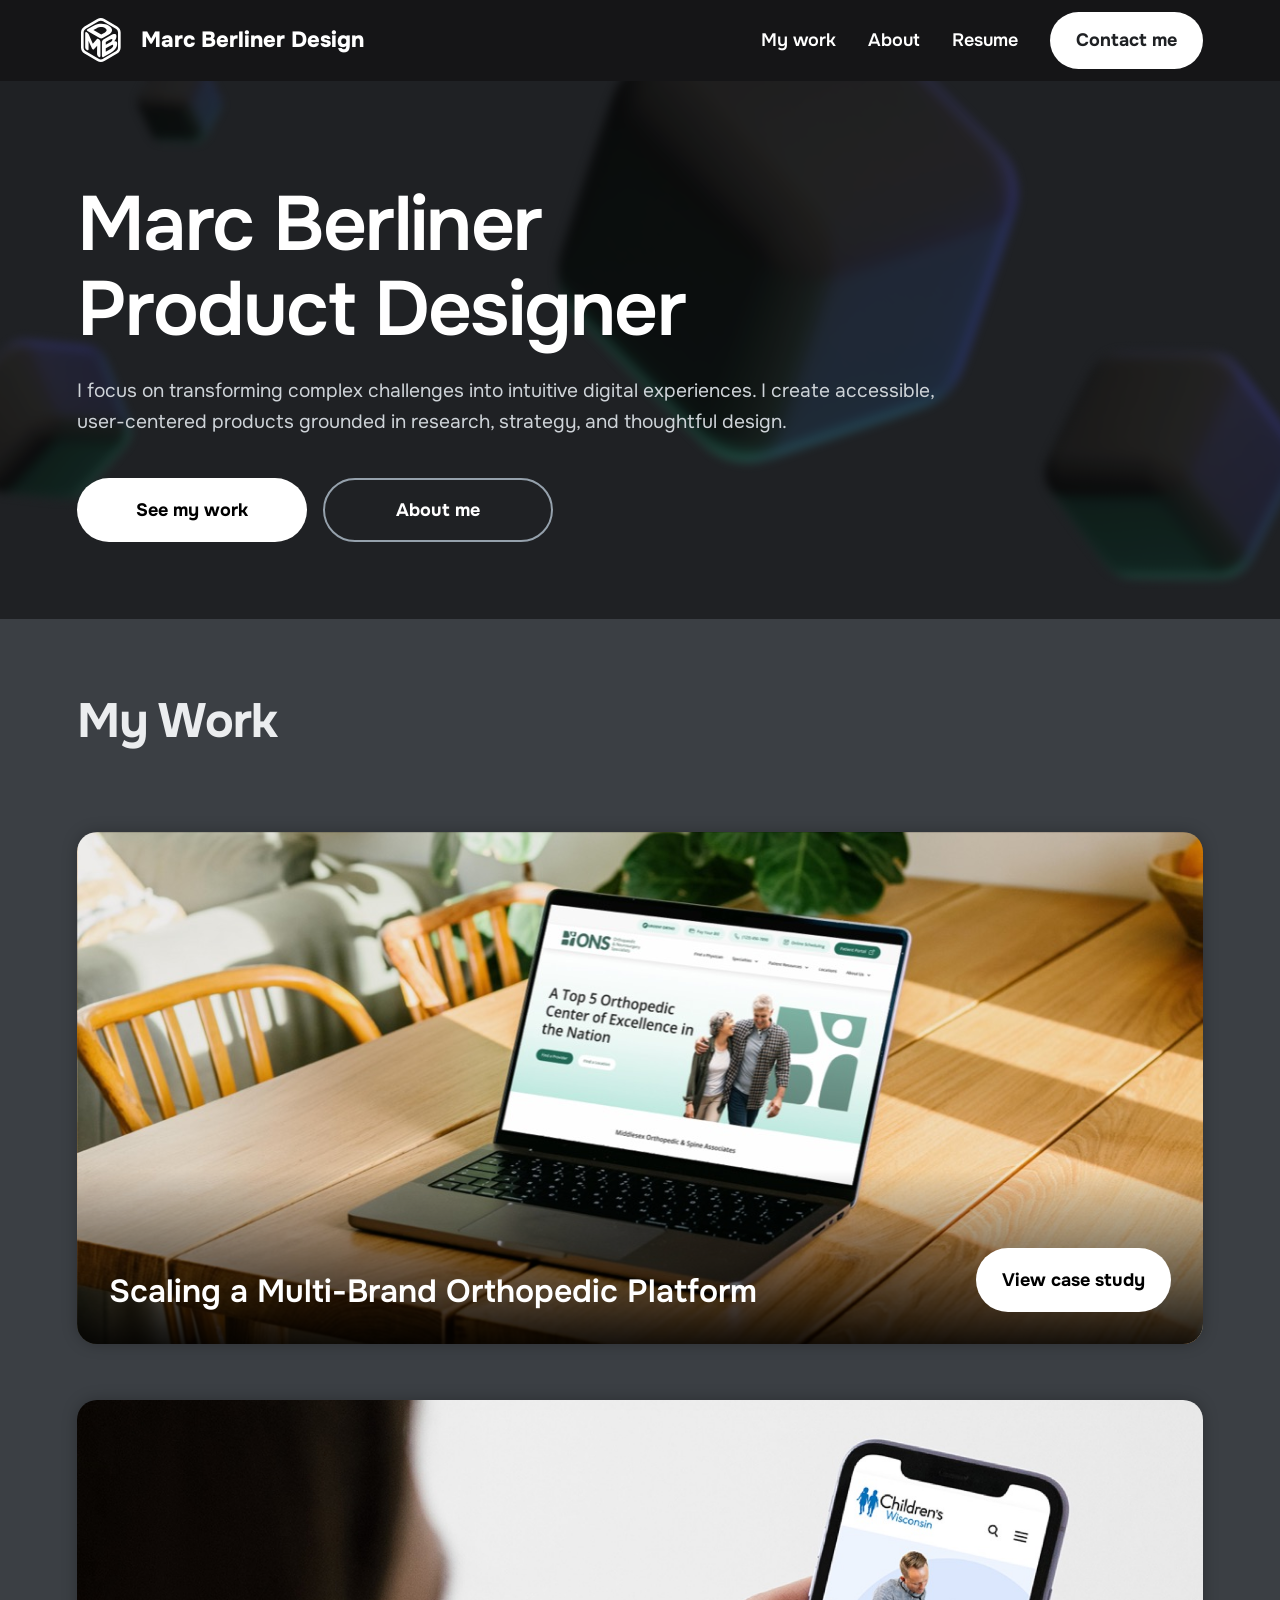
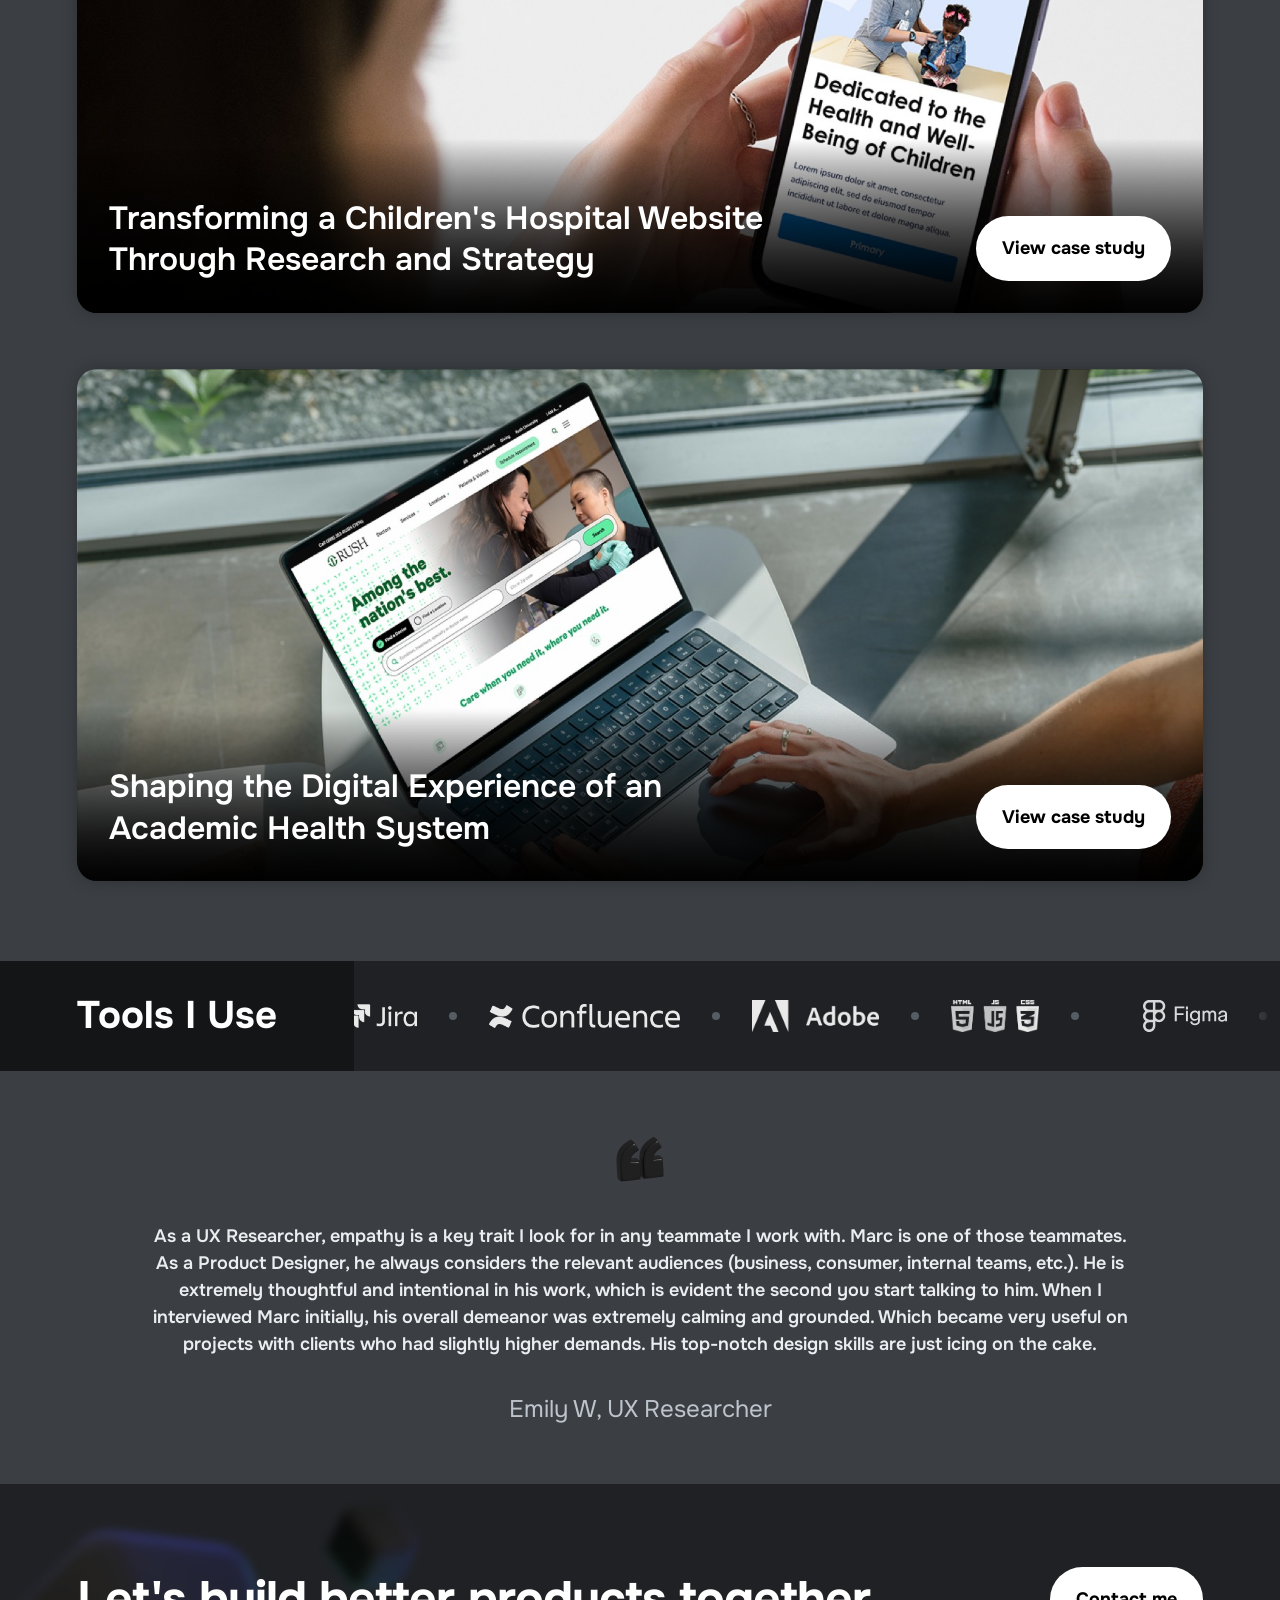
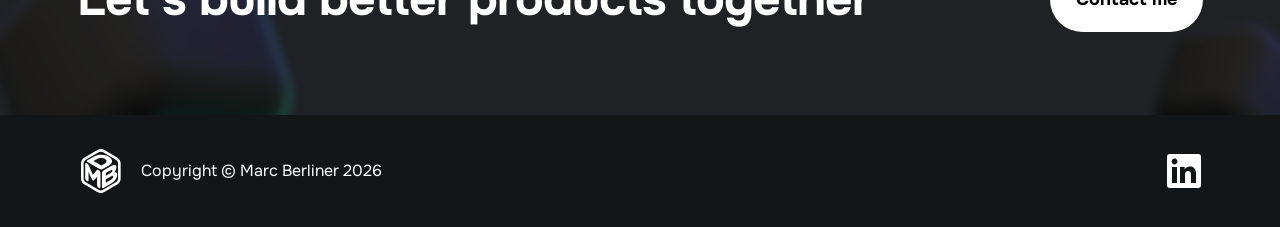
<file: index.html>
<!DOCTYPE html>
<html lang="en">
<head>
  <meta charset="UTF-8" />
  <meta name="viewport" content="width=device-width, initial-scale=1.0" />
  <title>Marc Berliner — Product Designer</title>
  <link rel="preconnect" href="https://fonts.googleapis.com" />
  <link rel="preconnect" href="https://fonts.gstatic.com" crossorigin />
  <link href="https://fonts.googleapis.com/css2?family=Onest:wght@400;600;700;800&display=swap" rel="stylesheet" />
  <link rel="icon" type="image/png" sizes="32x32" href="assets/images/favicon-32.png" />
  <link rel="icon" type="image/png" sizes="16x16" href="assets/images/favicon-16.png" />
  <link rel="apple-touch-icon" sizes="180x180" href="assets/images/favicon-apple-touch.png" />
  <link rel="stylesheet" href="css/style.css" />
</head>
<body class="home">
  <header class="home-nav">
    <a class="home-nav__brand" href="index.html">
      <img src="assets/images/logo.svg" alt="" class="home-nav__logo" width="48" height="48" />
      <span>Marc Berliner Design</span>
    </a>
    <nav class="home-nav__links">
      <a href="my-work.html">My work</a>
      <a href="about.html">About</a>
      <a href="assets/images/Marc%20Berliner%20Resume.pdf" target="_blank" rel="noopener noreferrer">Resume</a>
    </nav>
    <a class="btn btn--primary btn--small" href="mailto:mlberliner1@gmail.com">Contact me</a>
    <button class="mobile-menu-toggle" id="mobile-menu-toggle" aria-label="Open menu" aria-expanded="false" aria-controls="mobile-menu">
      <span class="mobile-menu-toggle__line"></span>
      <span class="mobile-menu-toggle__line"></span>
      <span class="mobile-menu-toggle__line"></span>
    </button>
  </header>

  <div class="mobile-menu" id="mobile-menu">
    <a href="my-work.html">My work</a>
    <a href="about.html">About</a>
    <a href="assets/images/Marc%20Berliner%20Resume.pdf" target="_blank" rel="noopener noreferrer">Resume</a>
    <a class="btn btn--primary" href="mailto:mlberliner1@gmail.com">Contact me</a>
  </div>

  <main>
    <section class="hero">
      <div class="hero__decor" aria-hidden="true">
        <img src="assets/images/cube-a.png" alt="" class="hero__cube hero__cube--1" />
        <img src="assets/images/cube-b.png" alt="" class="hero__cube hero__cube--2" />
        <img src="assets/images/cube-a.png" alt="" class="hero__cube hero__cube--3" />
        <img src="assets/images/cube-b.png" alt="" class="hero__cube hero__cube--4" />
      </div>
      <div class="hero__content">
        <div class="hero__heading-group">
          <h1 class="hero__title">
            <span class="hero__title-line">Marc Berliner</span>
            <span class="hero__title-line">Product Designer</span>
          </h1>
          <p class="hero__subtitle load-fade-up">
            I focus on transforming complex challenges into intuitive digital experiences. I create accessible,
            user-centered products grounded in research, strategy, and thoughtful design.
          </p>
        </div>
        <div class="hero__actions">
          <a class="btn btn--primary" href="my-work.html">See my work</a>
          <a class="btn btn--secondary" href="about.html">About me</a>
        </div>
      </div>
    </section>

    <section class="work" id="work">
      <h2 class="section-heading" data-reveal>My Work</h2>

      <!-- TODO: replace these placeholder mockup images and links with real case-study screenshots and pages -->
      <div class="case-study-grid">
        <a class="case-study" href="case-study-spire.html" data-reveal>
          <div class="case-study__media"></div>
          <div class="case-study__row">
            <p class="case-study__title"><span>Scaling a Multi-Brand Orthopedic Platform</span></p>
            <span class="btn btn--primary btn--pill-fixed">View case study</span>
          </div>
        </a>
        <a class="case-study" href="case-study-childrens-wisconsin.html" data-reveal>
          <div class="case-study__media"></div>
          <div class="case-study__row">
            <p class="case-study__title"><span>Transforming a Children's Hospital Website Through Research and Strategy</span></p>
            <span class="btn btn--primary btn--pill-fixed">View case study</span>
          </div>
        </a>
        <a class="case-study" href="case-study-rush.html" data-reveal>
          <div class="case-study__media"></div>
          <div class="case-study__row">
            <p class="case-study__title"><span>Shaping the Digital Experience of an Academic Health System</span></p>
            <span class="btn btn--primary btn--pill-fixed">View case study</span>
          </div>
        </a>
      </div>
    </section>

    <section class="tools">
      <h2 class="tools__label" data-reveal>Tools I Use</h2>
      <div class="tools__viewport" data-reveal>
        <div class="tools__track">
          <div class="tools__row">
            <img src="assets/images/figma-logo.svg" alt="Figma" class="tools__logo" />
            <span class="tools__dot" aria-hidden="true"></span>
            <img src="assets/images/miro-logo.svg" alt="Miro" class="tools__logo" />
            <span class="tools__dot" aria-hidden="true"></span>
            <img src="assets/images/jira-logo.png" alt="Jira" class="tools__logo tools__logo--mono tools__logo--small" />
            <span class="tools__dot" aria-hidden="true"></span>
            <img src="assets/images/confluence-logo.png" alt="Confluence" class="tools__logo tools__logo--mono tools__logo--small" />
            <span class="tools__dot" aria-hidden="true"></span>
            <img src="assets/images/adobe-logo.png" alt="Adobe" class="tools__logo tools__logo--mono" />
            <span class="tools__dot" aria-hidden="true"></span>
            <img src="assets/images/htmlcssjs-logo.png" alt="HTML, CSS, JS" class="tools__logo tools__logo--mono" />
            <span class="tools__dot" aria-hidden="true"></span>
          </div>
          <div class="tools__row" aria-hidden="true">
            <img src="assets/images/figma-logo.svg" alt="" class="tools__logo" />
            <span class="tools__dot" aria-hidden="true"></span>
            <img src="assets/images/miro-logo.svg" alt="" class="tools__logo" />
            <span class="tools__dot" aria-hidden="true"></span>
            <img src="assets/images/jira-logo.png" alt="" class="tools__logo tools__logo--mono tools__logo--small" />
            <span class="tools__dot" aria-hidden="true"></span>
            <img src="assets/images/confluence-logo.png" alt="" class="tools__logo tools__logo--mono tools__logo--small" />
            <span class="tools__dot" aria-hidden="true"></span>
            <img src="assets/images/adobe-logo.png" alt="" class="tools__logo tools__logo--mono" />
            <span class="tools__dot" aria-hidden="true"></span>
            <img src="assets/images/htmlcssjs-logo.png" alt="" class="tools__logo tools__logo--mono" />
            <span class="tools__dot" aria-hidden="true"></span>
          </div>
        </div>
      </div>
    </section>

    <section class="testimonial">
      <img src="assets/images/quote-icon.png" alt="" class="testimonial__icon" aria-hidden="true" data-reveal />
      <p class="testimonial__quote" data-reveal>
        As a UX Researcher, empathy is a key trait I look for in any teammate I work with. Marc is one of those
        teammates. As a Product Designer, he always considers the relevant audiences (business, consumer, internal
        teams, etc.). He is extremely thoughtful and intentional in his work, which is evident the second you start
        talking to him. When I interviewed Marc initially, his overall demeanor was extremely calming and grounded.
        Which became very useful on projects with clients who had slightly higher demands. His top-notch design
        skills are just icing on the cake.
      </p>
      <div class="testimonial__author" data-reveal>
        <span>Emily W, UX Researcher</span>
      </div>
    </section>

    <section class="cta">
      <div class="cta__decor" aria-hidden="true">
        <img src="assets/images/cube-a.png" alt="" class="cta__cube cta__cube--1" />
        <img src="assets/images/cube-b.png" alt="" class="cta__cube cta__cube--2" />
        <img src="assets/images/cube-b.png" alt="" class="cta__cube cta__cube--3" />
      </div>
      <p class="cta__title" data-reveal>Let's build better products together</p>
      <div class="cta__action" data-reveal><a class="btn btn--primary" href="mailto:mlberliner1@gmail.com">Contact me</a></div>
    </section>
  </main>

  <footer class="home-footer">
    <div class="home-footer__brand">
      <img src="assets/images/logo.svg" alt="" class="home-footer__logo" width="48" height="48" />
      <span>Copyright &copy; Marc Berliner <span data-year></span></span>
    </div>
    <a href="https://www.linkedin.com/in/marc-l-berliner/" class="home-footer__social" aria-label="LinkedIn" target="_blank" rel="noopener noreferrer">
      <img src="assets/images/linkedin.svg" alt="" width="38" height="38" />
    </a>
  </footer>

  <script src="js/main.js"></script>
  <script src="js/mobile-menu.js"></script>
  <script src="js/reveal.js"></script>
</body>
</html>
</file>
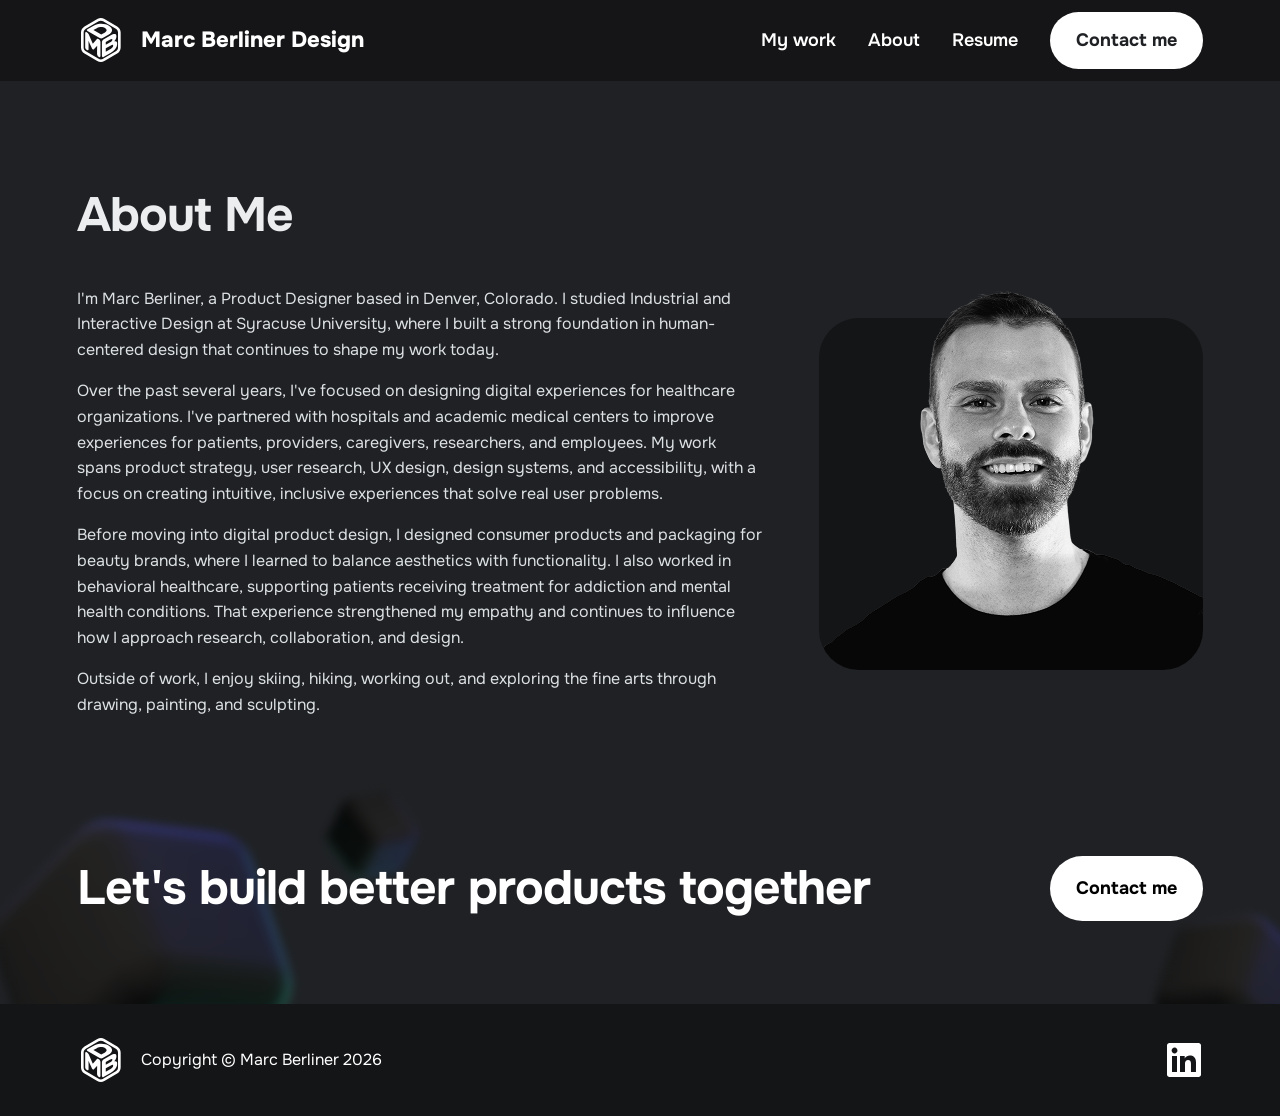
<file: about.html>
<!DOCTYPE html>
<html lang="en">
<head>
  <meta charset="UTF-8" />
  <meta name="viewport" content="width=device-width, initial-scale=1.0" />
  <title>About — Marc Berliner</title>
  <link rel="preconnect" href="https://fonts.googleapis.com" />
  <link rel="preconnect" href="https://fonts.gstatic.com" crossorigin />
  <link href="https://fonts.googleapis.com/css2?family=Onest:wght@400;600;700;800&display=swap" rel="stylesheet" />
  <link rel="icon" type="image/png" sizes="32x32" href="assets/images/favicon-32.png" />
  <link rel="icon" type="image/png" sizes="16x16" href="assets/images/favicon-16.png" />
  <link rel="apple-touch-icon" sizes="180x180" href="assets/images/favicon-apple-touch.png" />
  <link rel="stylesheet" href="css/style.css" />
</head>
<body class="home">
  <header class="home-nav">
    <a class="home-nav__brand" href="index.html">
      <img src="assets/images/logo.svg" alt="" class="home-nav__logo" width="48" height="48" />
      <span>Marc Berliner Design</span>
    </a>
    <nav class="home-nav__links">
      <a href="my-work.html">My work</a>
      <a href="about.html">About</a>
      <a href="assets/images/Marc%20Berliner%20Resume.pdf" target="_blank" rel="noopener noreferrer">Resume</a>
    </nav>
    <a class="btn btn--primary btn--small" href="mailto:mlberliner1@gmail.com">Contact me</a>
    <button class="mobile-menu-toggle" id="mobile-menu-toggle" aria-label="Open menu" aria-expanded="false" aria-controls="mobile-menu">
      <span class="mobile-menu-toggle__line"></span>
      <span class="mobile-menu-toggle__line"></span>
      <span class="mobile-menu-toggle__line"></span>
    </button>
  </header>

  <div class="mobile-menu" id="mobile-menu">
    <a href="my-work.html">My work</a>
    <a href="about.html">About</a>
    <a href="assets/images/Marc%20Berliner%20Resume.pdf" target="_blank" rel="noopener noreferrer">Resume</a>
    <a class="btn btn--primary" href="mailto:mlberliner1@gmail.com">Contact me</a>
  </div>

  <main>
    <section class="about-hero">
      <h1 class="about-hero__heading load-fade-up">About Me</h1>
      <div class="about-hero__row">
        <div class="about-hero__bio">
          <p data-reveal>
            I'm Marc Berliner, a Product Designer based in Denver, Colorado. I studied Industrial and Interactive
            Design at Syracuse University, where I built a strong foundation in human-centered design that
            continues to shape my work today.
          </p>
          <p data-reveal>
            Over the past several years, I've focused on designing digital experiences for healthcare
            organizations. I've partnered with hospitals and academic medical centers to improve experiences for
            patients, providers, caregivers, researchers, and employees. My work spans product strategy, user
            research, UX design, design systems, and accessibility, with a focus on creating intuitive, inclusive
            experiences that solve real user problems.
          </p>
          <p data-reveal>
            Before moving into digital product design, I designed consumer products and packaging for beauty
            brands, where I learned to balance aesthetics with functionality. I also worked in behavioral
            healthcare, supporting patients receiving treatment for addiction and mental health conditions. That
            experience strengthened my empathy and continues to influence how I approach research, collaboration,
            and design.
          </p>
          <p data-reveal>
            Outside of work, I enjoy skiing, hiking, working out, and exploring the fine arts through drawing,
            painting, and sculpting.
          </p>
        </div>
        <div class="about-hero__photo" data-reveal>
          <img src="assets/images/marc-headshot.png" alt="Portrait of Marc Berliner" />
        </div>
      </div>
    </section>

    <section class="cta">
      <div class="cta__decor" aria-hidden="true">
        <img src="assets/images/cube-a.png" alt="" class="cta__cube cta__cube--1" />
        <img src="assets/images/cube-b.png" alt="" class="cta__cube cta__cube--2" />
        <img src="assets/images/cube-b.png" alt="" class="cta__cube cta__cube--3" />
      </div>
      <p class="cta__title" data-reveal>Let's build better products together</p>
      <div class="cta__action" data-reveal><a class="btn btn--primary" href="mailto:mlberliner1@gmail.com">Contact me</a></div>
    </section>
  </main>

  <footer class="home-footer">
    <div class="home-footer__brand">
      <img src="assets/images/logo.svg" alt="" class="home-footer__logo" width="48" height="48" />
      <span>Copyright &copy; Marc Berliner <span data-year></span></span>
    </div>
    <a href="https://www.linkedin.com/in/marc-l-berliner/" class="home-footer__social" aria-label="LinkedIn" target="_blank" rel="noopener noreferrer">
      <img src="assets/images/linkedin.svg" alt="" width="38" height="38" />
    </a>
  </footer>

  <script src="js/main.js"></script>
  <script src="js/mobile-menu.js"></script>
  <script src="js/reveal.js"></script>
</body>
</html>
</file>
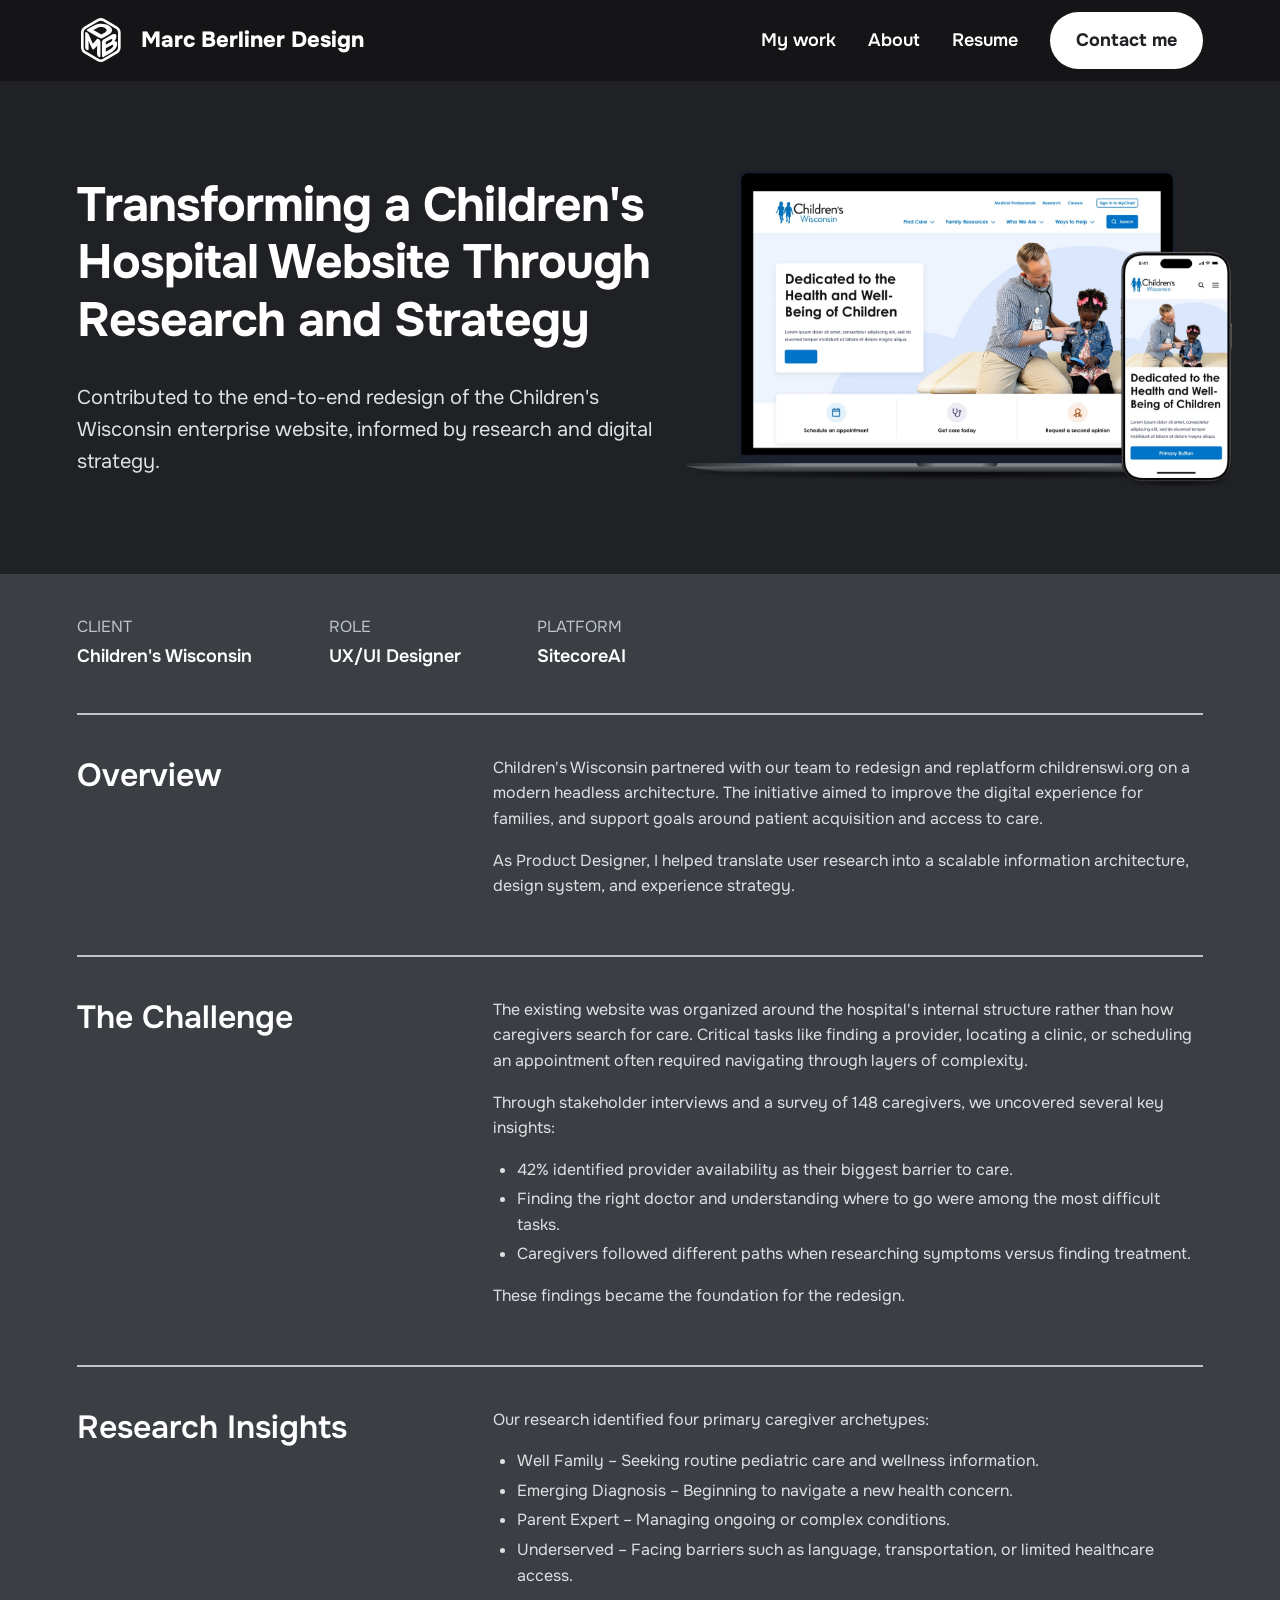
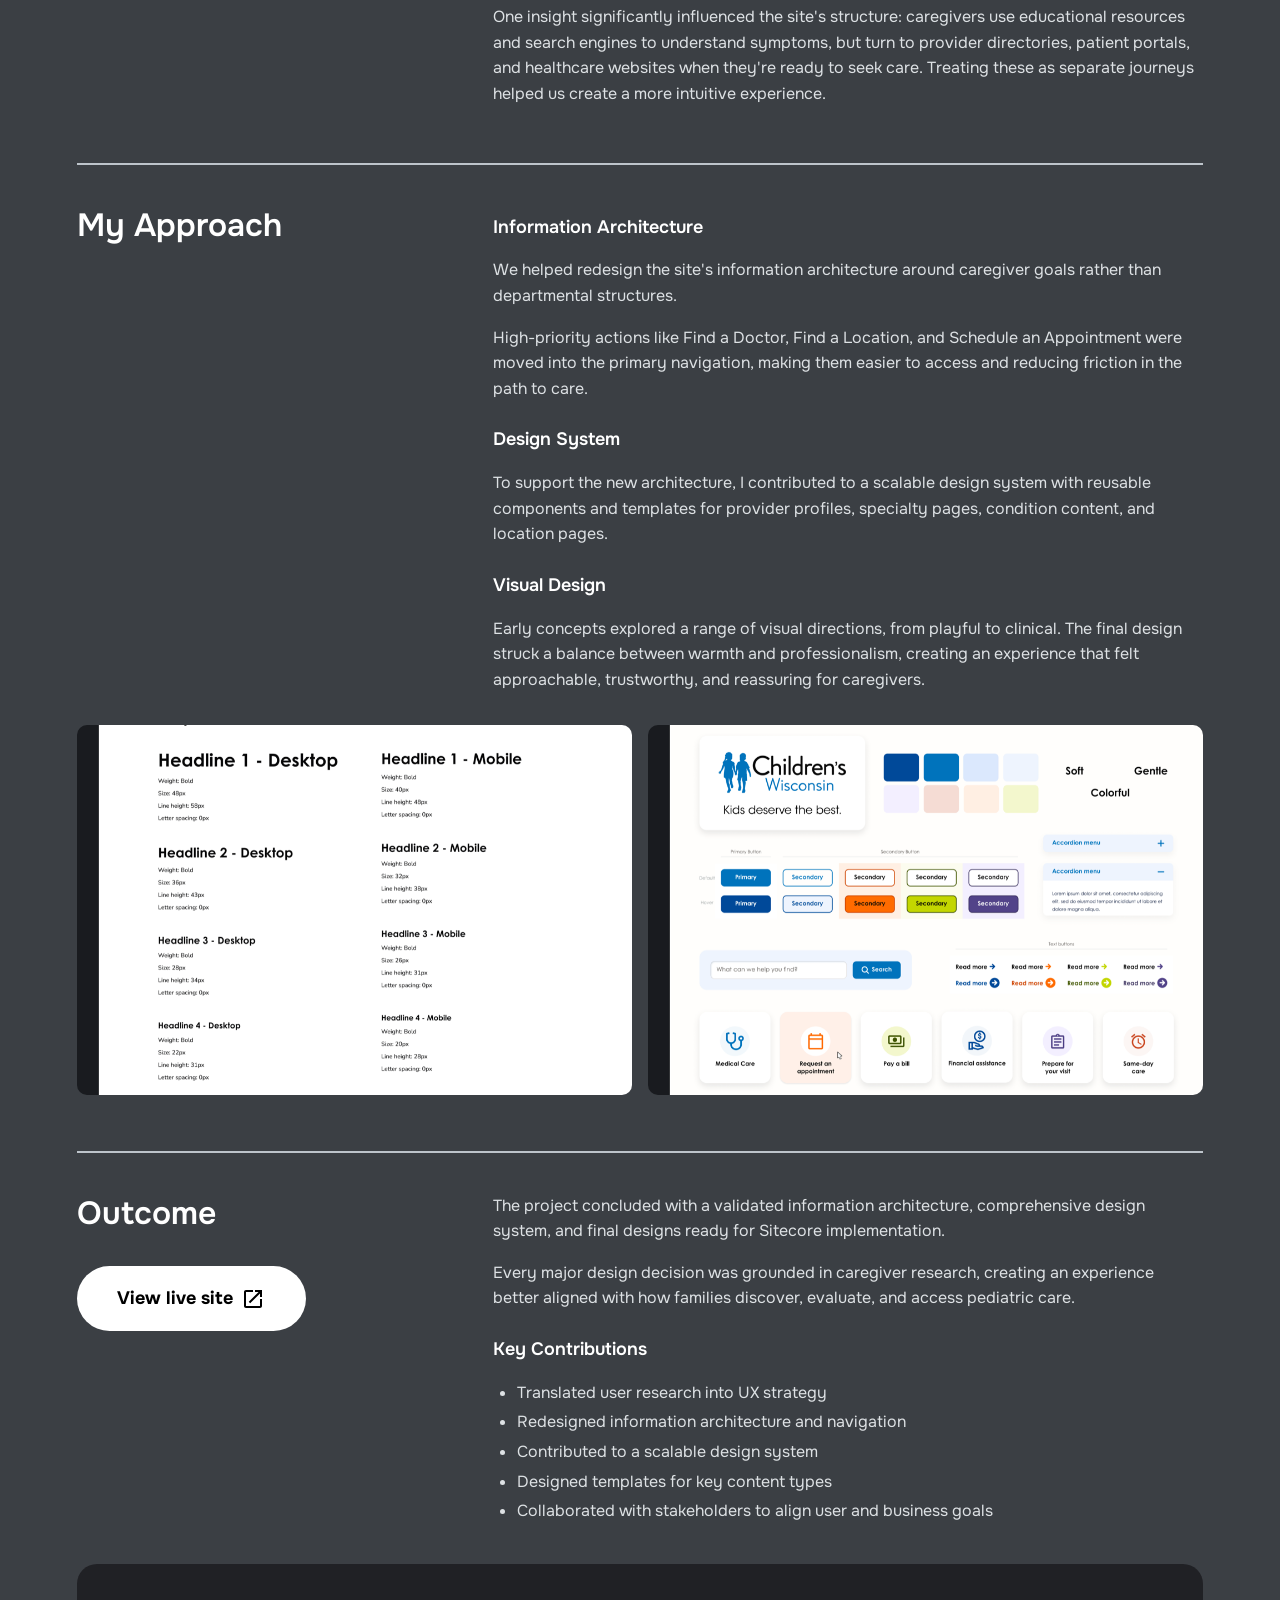
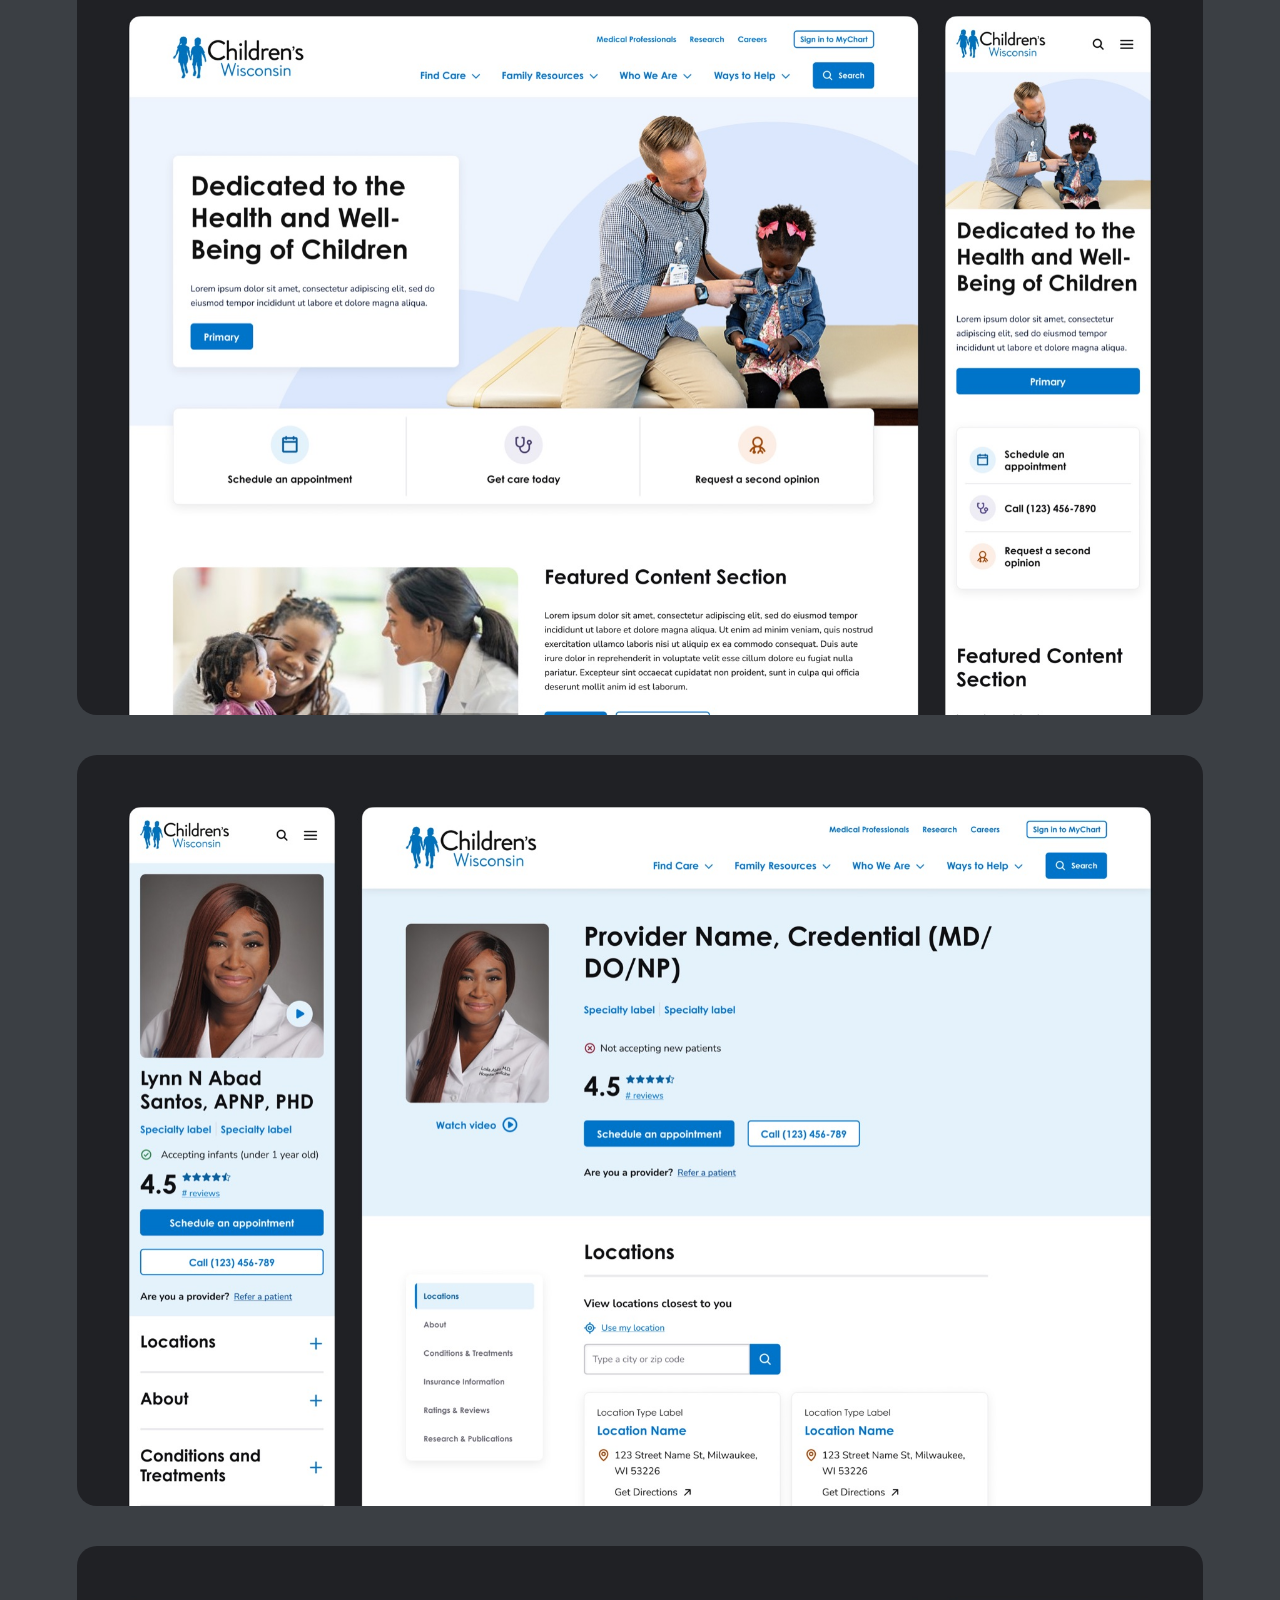
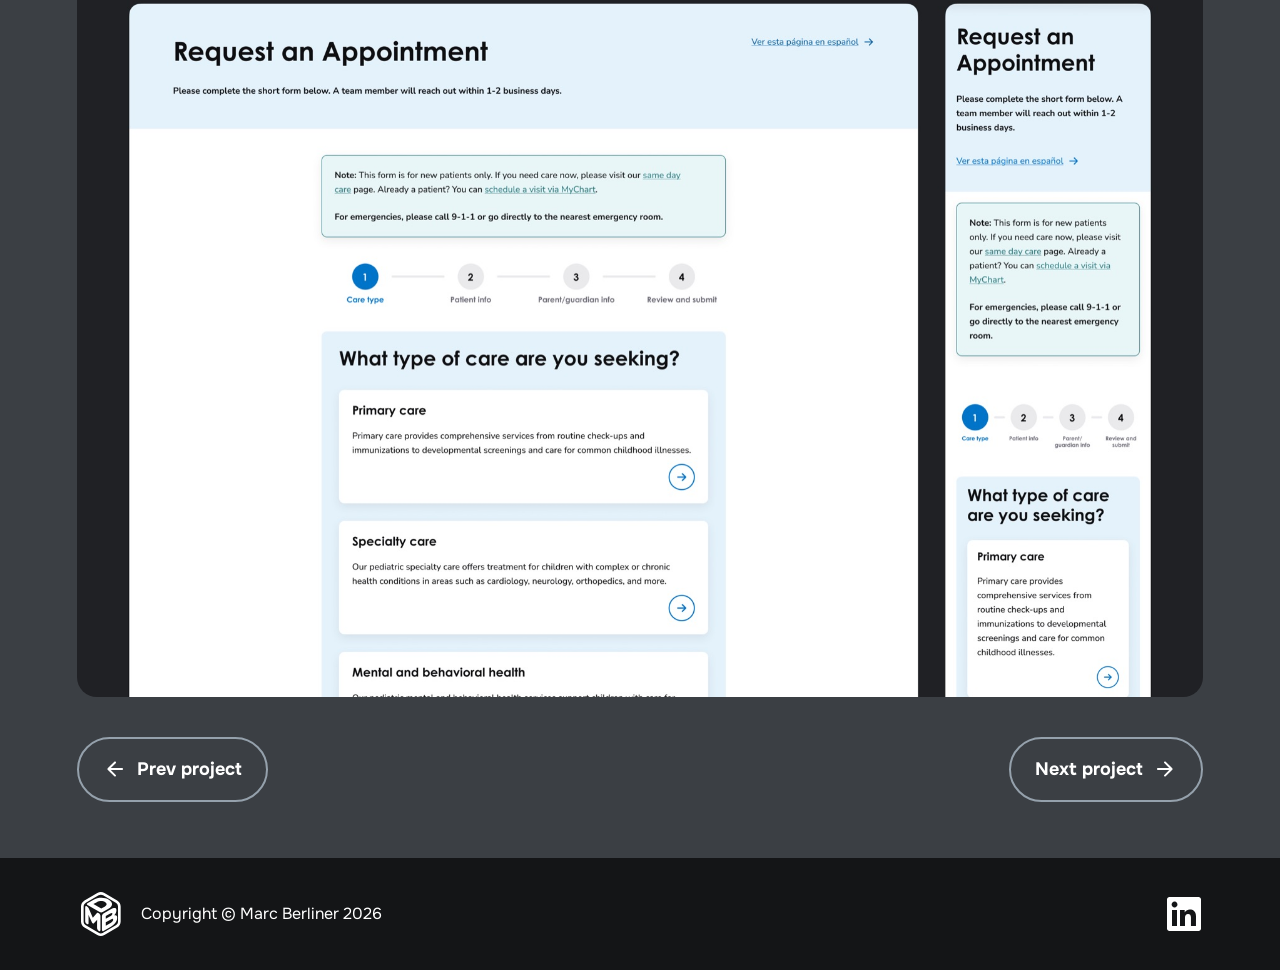
<file: case-study-childrens-wisconsin.html>
<!DOCTYPE html>
<html lang="en">
<head>
  <meta charset="UTF-8" />
  <meta name="viewport" content="width=device-width, initial-scale=1.0" />
  <title>Transforming a Children's Hospital Website Through Research and Strategy — Marc Berliner</title>
  <link rel="preconnect" href="https://fonts.googleapis.com" />
  <link rel="preconnect" href="https://fonts.gstatic.com" crossorigin />
  <link href="https://fonts.googleapis.com/css2?family=Onest:wght@400;600;700;800&display=swap" rel="stylesheet" />
  <link rel="icon" type="image/png" sizes="32x32" href="assets/images/favicon-32.png" />
  <link rel="icon" type="image/png" sizes="16x16" href="assets/images/favicon-16.png" />
  <link rel="apple-touch-icon" sizes="180x180" href="assets/images/favicon-apple-touch.png" />
  <link rel="stylesheet" href="css/style.css" />
</head>
<body class="home">
  <header class="home-nav">
    <a class="home-nav__brand" href="index.html">
      <img src="assets/images/logo.svg" alt="" class="home-nav__logo" width="48" height="48" />
      <span>Marc Berliner Design</span>
    </a>
    <nav class="home-nav__links">
      <a href="my-work.html">My work</a>
      <a href="about.html">About</a>
      <a href="assets/images/Marc%20Berliner%20Resume.pdf" target="_blank" rel="noopener noreferrer">Resume</a>
    </nav>
    <a class="btn btn--primary btn--small" href="mailto:mlberliner1@gmail.com">Contact me</a>
    <button class="mobile-menu-toggle" id="mobile-menu-toggle" aria-label="Open menu" aria-expanded="false" aria-controls="mobile-menu">
      <span class="mobile-menu-toggle__line"></span>
      <span class="mobile-menu-toggle__line"></span>
      <span class="mobile-menu-toggle__line"></span>
    </button>
  </header>

  <div class="mobile-menu" id="mobile-menu">
    <a href="my-work.html">My work</a>
    <a href="about.html">About</a>
    <a href="assets/images/Marc%20Berliner%20Resume.pdf" target="_blank" rel="noopener noreferrer">Resume</a>
    <a class="btn btn--primary" href="mailto:mlberliner1@gmail.com">Contact me</a>
  </div>

  <main>
    <section class="cs-hero">
      <div class="cs-hero__content">
        <h1 class="load-fade-up">Transforming a Children's Hospital Website Through Research and Strategy</h1>
        <p class="load-fade-up">
          Contributed to the end-to-end redesign of the Children's Wisconsin enterprise website, informed by
          research and digital strategy.
        </p>
      </div>
      <div class="cs-hero__media">
        <img
          src="assets/images/case-studies/cw-hero-mockup.jpg"
          alt="Children's Wisconsin homepage shown on a laptop and phone"
        />
      </div>
    </section>

    <section class="cs-body">
      <div class="cs-meta">
        <div class="cs-meta__item" data-reveal>
          <p class="cs-meta__label">Client</p>
          <p class="cs-meta__value">Children's Wisconsin</p>
        </div>
        <div class="cs-meta__item" data-reveal>
          <p class="cs-meta__label">Role</p>
          <p class="cs-meta__value">UX/UI Designer</p>
        </div>
        <div class="cs-meta__item" data-reveal>
          <p class="cs-meta__label">Platform</p>
          <p class="cs-meta__value">SitecoreAI</p>
        </div>
      </div>

      <div class="cs-topic">
        <hr class="cs-divider" />
        <div class="cs-topic__row">
          <h2 class="cs-topic__heading" data-reveal>Overview</h2>
          <div class="cs-topic__content" data-reveal>
            <p>
              Children's Wisconsin partnered with our team to redesign and replatform childrenswi.org on a modern
              headless architecture. The initiative aimed to improve the digital experience for families, and
              support goals around patient acquisition and access to care.
            </p>
            <p>
              As Product Designer, I helped translate user research into a scalable information
              architecture, design system, and experience strategy.
            </p>
          </div>
        </div>
      </div>

      <div class="cs-topic">
        <hr class="cs-divider" />
        <div class="cs-topic__row">
          <h2 class="cs-topic__heading" data-reveal>The Challenge</h2>
          <div class="cs-topic__content" data-reveal>
            <p>
              The existing website was organized around the hospital's internal structure rather than how
              caregivers search for care. Critical tasks like finding a provider, locating a clinic, or scheduling
              an appointment often required navigating through layers of complexity.
            </p>
            <p>Through stakeholder interviews and a survey of 148 caregivers, we uncovered several key insights:</p>
            <ul>
              <li>42% identified provider availability as their biggest barrier to care.</li>
              <li>Finding the right doctor and understanding where to go were among the most difficult tasks.</li>
              <li>Caregivers followed different paths when researching symptoms versus finding treatment.</li>
            </ul>
            <p>These findings became the foundation for the redesign.</p>
          </div>
        </div>
      </div>

      <div class="cs-topic">
        <hr class="cs-divider" />
        <div class="cs-topic__row">
          <h2 class="cs-topic__heading" data-reveal>Research Insights</h2>
          <div class="cs-topic__content" data-reveal>
            <p>Our research identified four primary caregiver archetypes:</p>
            <ul>
              <li>Well Family – Seeking routine pediatric care and wellness information.</li>
              <li>Emerging Diagnosis – Beginning to navigate a new health concern.</li>
              <li>Parent Expert – Managing ongoing or complex conditions.</li>
              <li>Underserved – Facing barriers such as language, transportation, or limited healthcare access.</li>
            </ul>
            <p>
              One insight significantly influenced the site's structure: caregivers use educational resources and
              search engines to understand symptoms, but turn to provider directories, patient portals, and
              healthcare websites when they're ready to seek care. Treating these as separate journeys helped us
              create a more intuitive experience.
            </p>
          </div>
        </div>
      </div>

      <div class="cs-topic">
        <hr class="cs-divider" />
        <div class="cs-topic__row">
          <h2 class="cs-topic__heading" data-reveal>My Approach</h2>
          <div class="cs-topic__content" data-reveal>
            <h3>Information Architecture</h3>
            <p>
              We helped redesign the site's information architecture around caregiver goals rather than
              departmental structures.
            </p>
            <p>
              High-priority actions like Find a Doctor, Find a Location, and Schedule an Appointment were moved
              into the primary navigation, making them easier to access and reducing friction in the path to care.
            </p>

            <h3>Design System</h3>
            <p>
              To support the new architecture, I contributed to a scalable design system with reusable components
              and templates for provider profiles, specialty pages, condition content, and location pages.
            </p>

            <h3>Visual Design</h3>
            <p>
              Early concepts explored a range of visual directions, from playful to clinical. The final design
              struck a balance between warmth and professionalism, creating an experience that felt approachable,
              trustworthy, and reassuring for caregivers.
            </p>
          </div>
        </div>

        <div class="cs-gallery">
          <img data-reveal src="assets/images/case-studies/cw-approach-1.png" alt="Typography scale documentation for the Children's Wisconsin design system" />
          <img data-reveal src="assets/images/case-studies/cw-approach-2.png" alt="Children's Wisconsin design system: colors, buttons, accordions, and content cards" />
        </div>
      </div>

      <div class="cs-topic">
        <hr class="cs-divider" />
        <div class="cs-topic__row">
          <div class="cs-outcome-heading" data-reveal>
            <h2 class="cs-topic__heading">Outcome</h2>
            <a
              class="btn btn--primary cs-live-site-link"
              href="https://childrenswi.org/"
              target="_blank"
              rel="noopener noreferrer"
            >
              View live site
              <svg width="24" height="24" viewBox="0 0 24 24" aria-hidden="true">
                <path fill="currentColor" d="M19 19H5V5h7V3H5c-1.11 0-2 .9-2 2v14c0 1.1.89 2 2 2h14c1.1 0 2-.9 2-2v-7h-2v7zM14 3v2h3.59l-9.83 9.83 1.41 1.41L19 6.41V10h2V3h-7z" />
              </svg>
            </a>
          </div>
          <div class="cs-topic__content" data-reveal>
            <p>
              The project concluded with a validated information architecture, comprehensive design system, and
              final designs ready for Sitecore implementation.
            </p>
            <p>
              Every major design decision was grounded in caregiver research, creating an experience better
              aligned with how families discover, evaluate, and access pediatric care.
            </p>
            <h3>Key Contributions</h3>
            <ul>
              <li>Translated user research into UX strategy</li>
              <li>Redesigned information architecture and navigation</li>
              <li>Contributed to a scalable design system</li>
              <li>Designed templates for key content types</li>
              <li>Collaborated with stakeholders to align user and business goals</li>
            </ul>
          </div>
        </div>

        <img class="cs-outcome-image" data-reveal src="assets/images/case-studies/cw-outcome-1.jpg" alt="Children's Wisconsin homepage shown on desktop and mobile" />
        <img class="cs-outcome-image" data-reveal src="assets/images/case-studies/cw-outcome-2.jpg" alt="Children's Wisconsin provider profile page shown on desktop and mobile" />
        <img class="cs-outcome-image" data-reveal src="assets/images/case-studies/cw-outcome-3.jpg" alt="Children's Wisconsin request an appointment flow shown on desktop and mobile" />

        <div class="cs-project-nav" data-reveal>
          <a class="btn btn--secondary cs-project-nav__link cs-project-nav__link--prev" href="case-study-spire.html">
            <img src="assets/images/case-studies/arrow-forward.svg" alt="" class="cs-project-nav__arrow" />
            Prev project
          </a>
          <a class="btn btn--secondary cs-project-nav__link cs-project-nav__link--next" href="case-study-rush.html">
            Next project
            <img src="assets/images/case-studies/arrow-forward.svg" alt="" class="cs-project-nav__arrow" />
          </a>
        </div>
      </div>
    </section>
  </main>

  <footer class="home-footer">
    <div class="home-footer__brand">
      <img src="assets/images/logo.svg" alt="" class="home-footer__logo" width="48" height="48" />
      <span>Copyright &copy; Marc Berliner <span data-year></span></span>
    </div>
    <a href="https://www.linkedin.com/in/marc-l-berliner/" class="home-footer__social" aria-label="LinkedIn" target="_blank" rel="noopener noreferrer">
      <img src="assets/images/linkedin.svg" alt="" width="38" height="38" />
    </a>
  </footer>

  <script src="js/main.js"></script>
  <script src="js/mobile-menu.js"></script>
  <script src="js/reveal.js"></script>
</body>
</html>
</file>
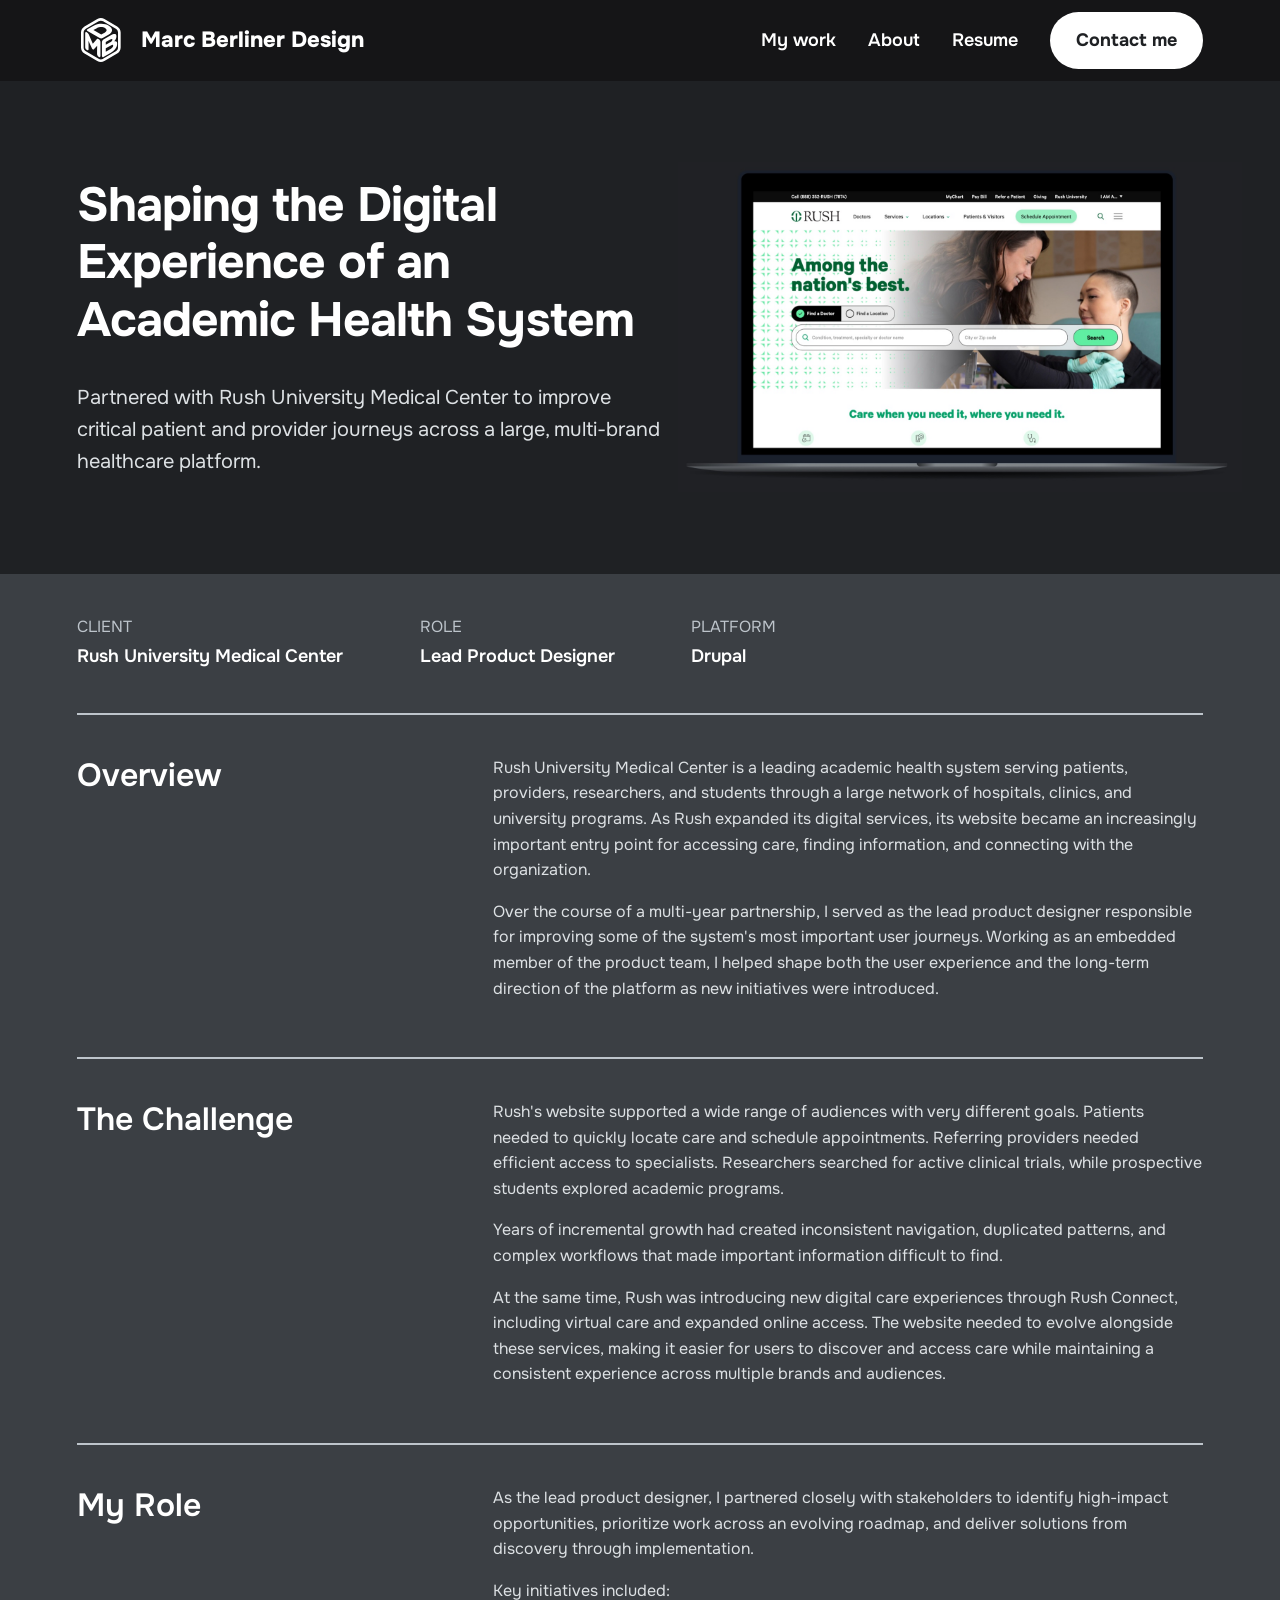
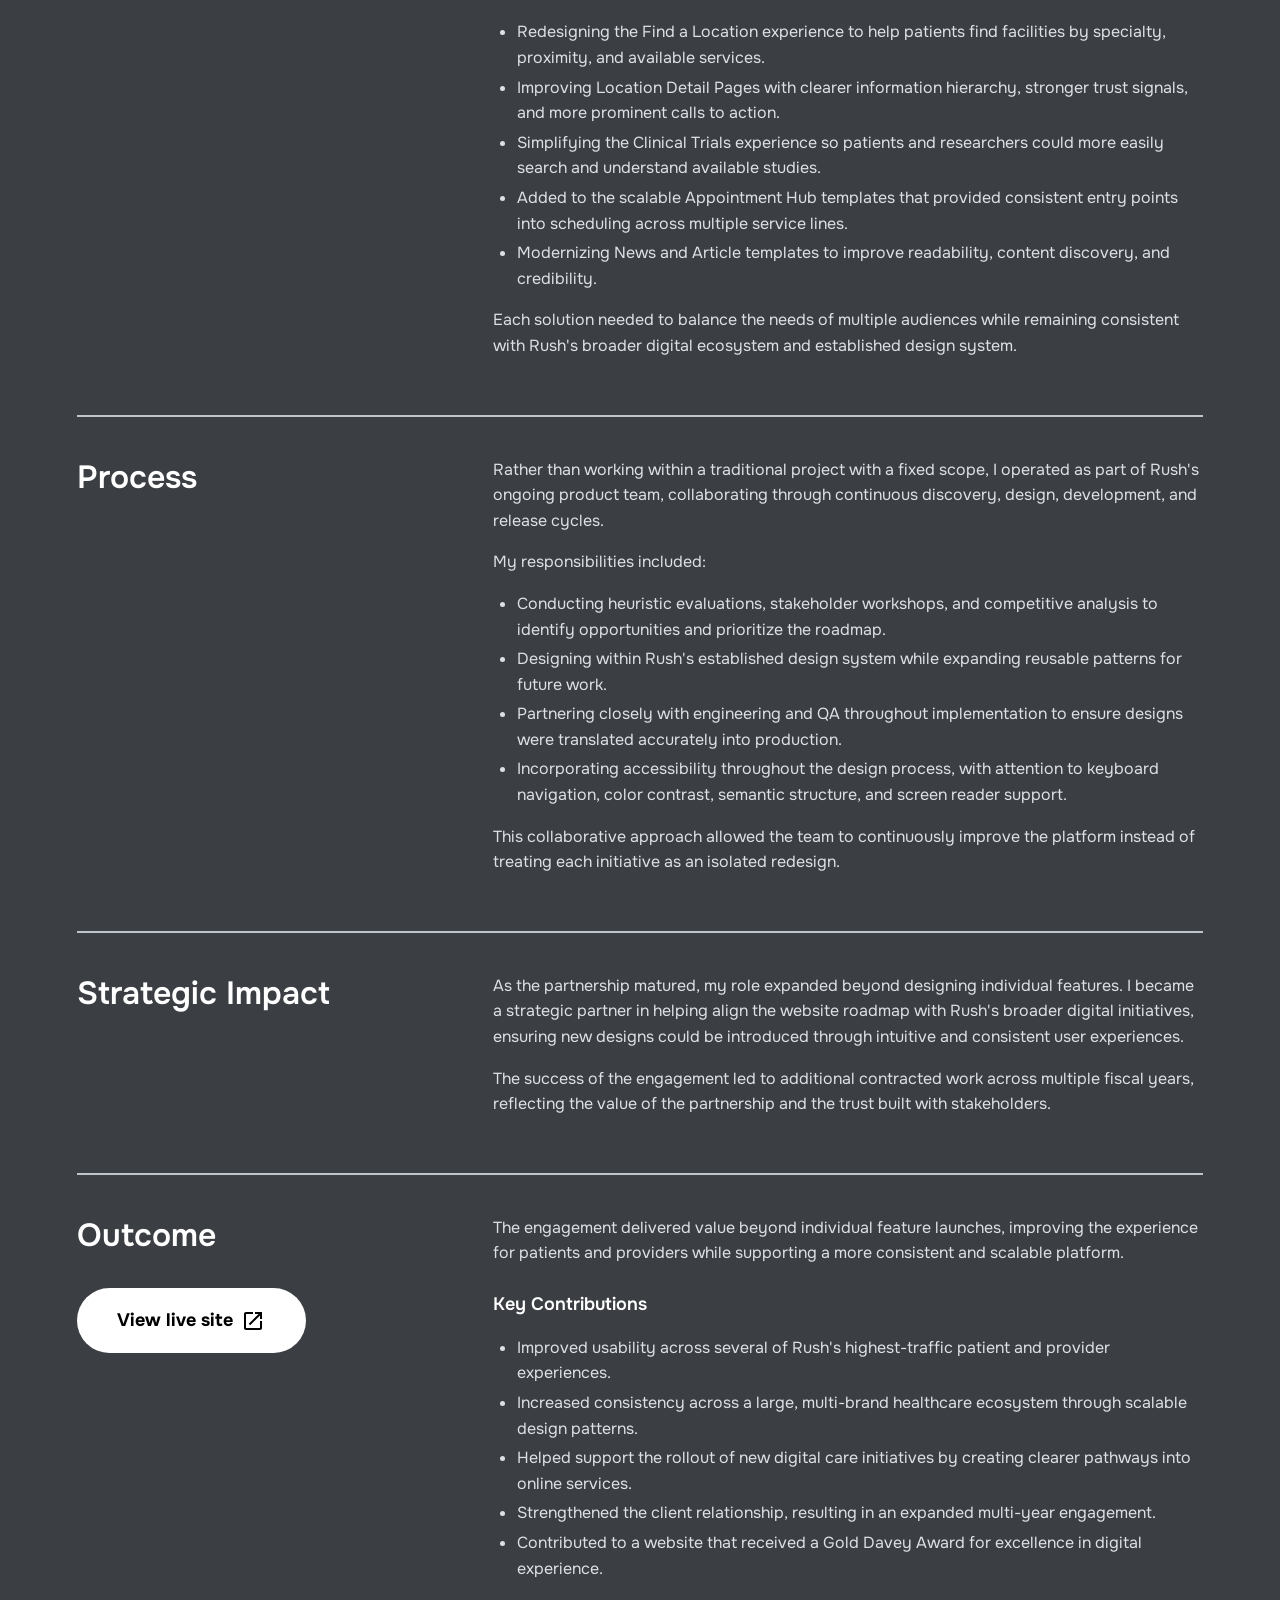
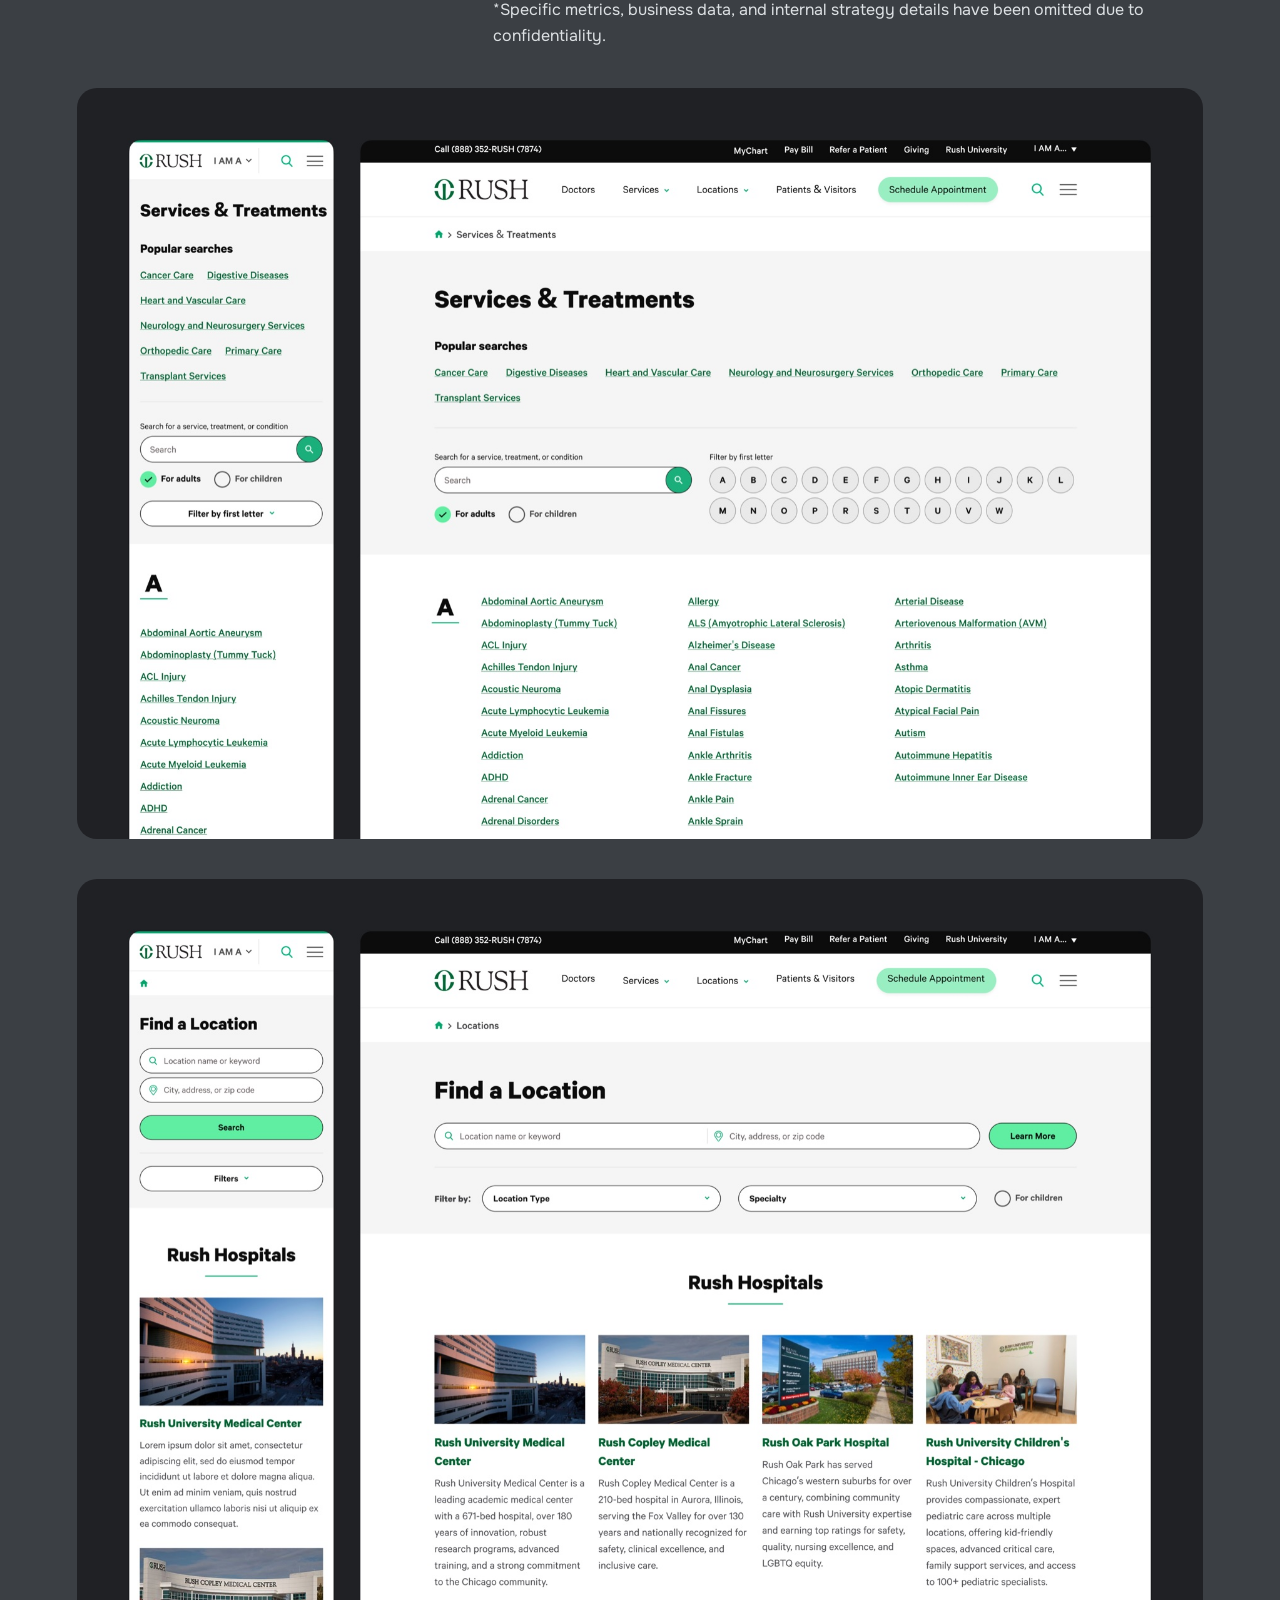
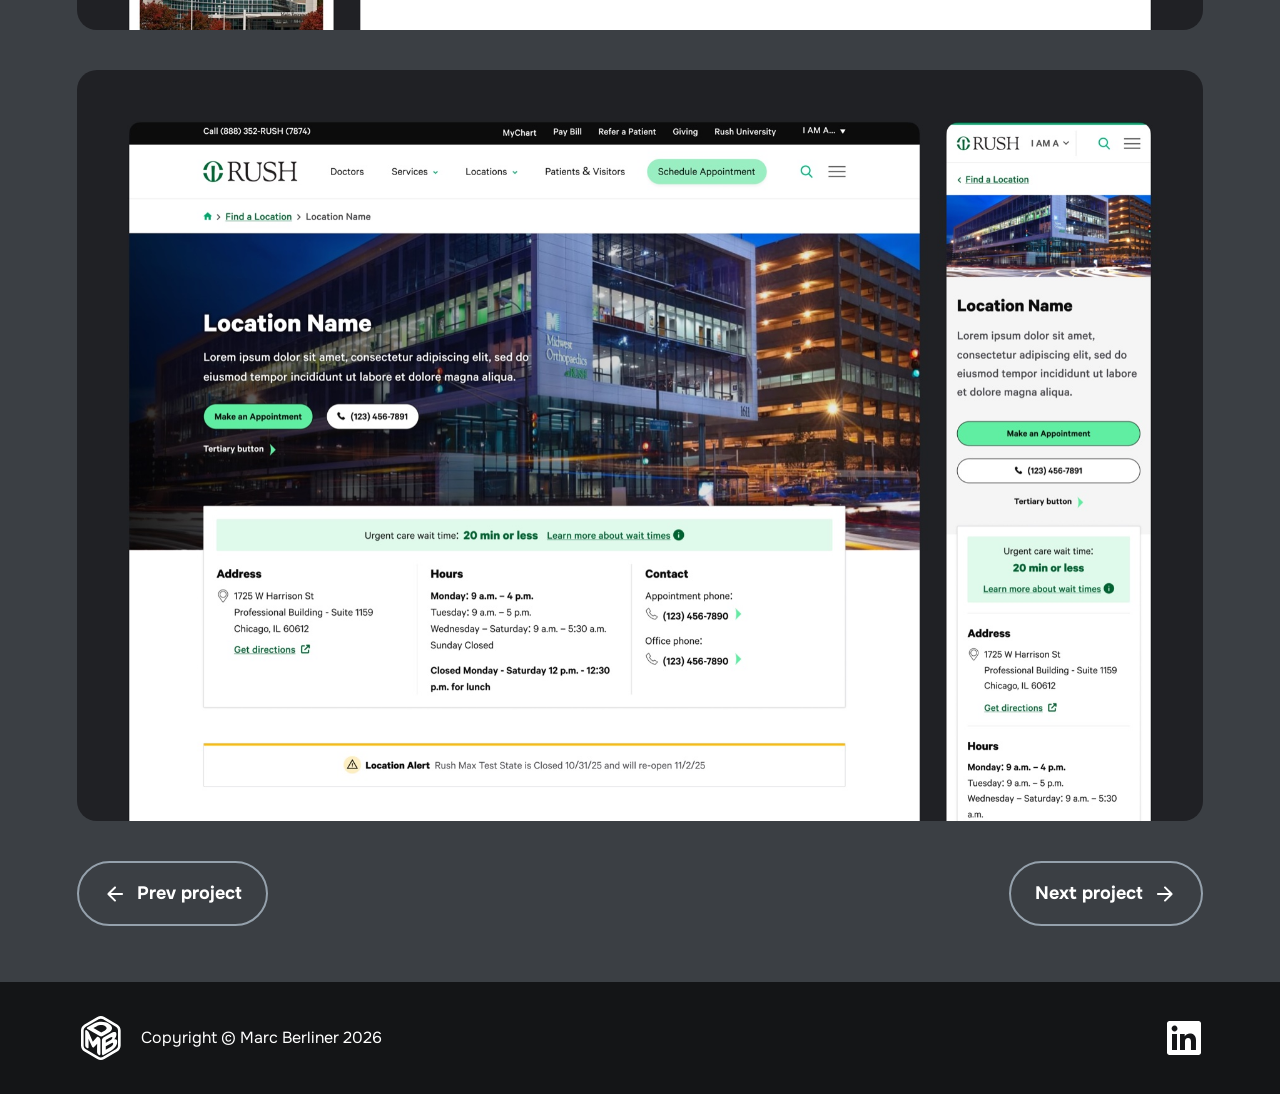
<file: case-study-rush.html>
<!DOCTYPE html>
<html lang="en">
<head>
  <meta charset="UTF-8" />
  <meta name="viewport" content="width=device-width, initial-scale=1.0" />
  <title>Shaping the Digital Experience of an Academic Health System — Marc Berliner</title>
  <link rel="preconnect" href="https://fonts.googleapis.com" />
  <link rel="preconnect" href="https://fonts.gstatic.com" crossorigin />
  <link href="https://fonts.googleapis.com/css2?family=Onest:wght@400;600;700;800&display=swap" rel="stylesheet" />
  <link rel="icon" type="image/png" sizes="32x32" href="assets/images/favicon-32.png" />
  <link rel="icon" type="image/png" sizes="16x16" href="assets/images/favicon-16.png" />
  <link rel="apple-touch-icon" sizes="180x180" href="assets/images/favicon-apple-touch.png" />
  <link rel="stylesheet" href="css/style.css" />
</head>
<body class="home">
  <header class="home-nav">
    <a class="home-nav__brand" href="index.html">
      <img src="assets/images/logo.svg" alt="" class="home-nav__logo" width="48" height="48" />
      <span>Marc Berliner Design</span>
    </a>
    <nav class="home-nav__links">
      <a href="my-work.html">My work</a>
      <a href="about.html">About</a>
      <a href="assets/images/Marc%20Berliner%20Resume.pdf" target="_blank" rel="noopener noreferrer">Resume</a>
    </nav>
    <a class="btn btn--primary btn--small" href="mailto:mlberliner1@gmail.com">Contact me</a>
    <button class="mobile-menu-toggle" id="mobile-menu-toggle" aria-label="Open menu" aria-expanded="false" aria-controls="mobile-menu">
      <span class="mobile-menu-toggle__line"></span>
      <span class="mobile-menu-toggle__line"></span>
      <span class="mobile-menu-toggle__line"></span>
    </button>
  </header>

  <div class="mobile-menu" id="mobile-menu">
    <a href="my-work.html">My work</a>
    <a href="about.html">About</a>
    <a href="assets/images/Marc%20Berliner%20Resume.pdf" target="_blank" rel="noopener noreferrer">Resume</a>
    <a class="btn btn--primary" href="mailto:mlberliner1@gmail.com">Contact me</a>
  </div>

  <main>
    <section class="cs-hero">
      <div class="cs-hero__content">
        <h1 class="load-fade-up">Shaping the Digital Experience of an Academic Health System</h1>
        <p class="load-fade-up">
          Partnered with Rush University Medical Center to improve critical patient and provider journeys across a
          large, multi-brand healthcare platform.
        </p>
      </div>
      <div class="cs-hero__media">
        <img
          src="assets/images/case-studies/rush-hero-mockup.jpg"
          alt="Rush University Medical Center homepage shown on a laptop"
        />
      </div>
    </section>

    <section class="cs-body">
      <div class="cs-meta">
        <div class="cs-meta__item" data-reveal>
          <p class="cs-meta__label">Client</p>
          <p class="cs-meta__value">Rush University Medical Center</p>
        </div>
        <div class="cs-meta__item" data-reveal>
          <p class="cs-meta__label">Role</p>
          <p class="cs-meta__value">Lead Product Designer</p>
        </div>
        <div class="cs-meta__item" data-reveal>
          <p class="cs-meta__label">Platform</p>
          <p class="cs-meta__value">Drupal</p>
        </div>
      </div>

      <div class="cs-topic">
        <hr class="cs-divider" />
        <div class="cs-topic__row">
          <h2 class="cs-topic__heading" data-reveal>Overview</h2>
          <div class="cs-topic__content" data-reveal>
            <p>
              Rush University Medical Center is a leading academic health system serving patients, providers,
              researchers, and students through a large network of hospitals, clinics, and university programs. As
              Rush expanded its digital services, its website became an increasingly important entry point for
              accessing care, finding information, and connecting with the organization.
            </p>
            <p>
              Over the course of a multi-year partnership, I served as the lead product designer responsible for
              improving some of the system's most important user journeys. Working as an embedded member of the
              product team, I helped shape both the user experience and the long-term direction of the platform as
              new initiatives were introduced.
            </p>
          </div>
        </div>
      </div>

      <div class="cs-topic">
        <hr class="cs-divider" />
        <div class="cs-topic__row">
          <h2 class="cs-topic__heading" data-reveal>The Challenge</h2>
          <div class="cs-topic__content" data-reveal>
            <p>
              Rush's website supported a wide range of audiences with very different goals. Patients needed to
              quickly locate care and schedule appointments. Referring providers needed efficient access to
              specialists. Researchers searched for active clinical trials, while prospective students explored
              academic programs.
            </p>
            <p>
              Years of incremental growth had created inconsistent navigation, duplicated patterns, and complex
              workflows that made important information difficult to find.
            </p>
            <p>
              At the same time, Rush was introducing new digital care experiences through Rush Connect, including
              virtual care and expanded online access. The website needed to evolve alongside these services,
              making it easier for users to discover and access care while maintaining a consistent experience
              across multiple brands and audiences.
            </p>
          </div>
        </div>
      </div>

      <div class="cs-topic">
        <hr class="cs-divider" />
        <div class="cs-topic__row">
          <h2 class="cs-topic__heading" data-reveal>My Role</h2>
          <div class="cs-topic__content" data-reveal>
            <p>
              As the lead product designer, I partnered closely with stakeholders to identify high-impact
              opportunities, prioritize work across an evolving roadmap, and deliver solutions from discovery
              through implementation.
            </p>
            <p>Key initiatives included:</p>
            <ul>
              <li>
                Redesigning the Find a Location experience to help patients find facilities by specialty,
                proximity, and available services.
              </li>
              <li>
                Improving Location Detail Pages with clearer information hierarchy, stronger trust signals, and
                more prominent calls to action.
              </li>
              <li>
                Simplifying the Clinical Trials experience so patients and researchers could more easily search and
                understand available studies.
              </li>
              <li>
                Added to the scalable Appointment Hub templates that provided consistent entry points into
                scheduling across multiple service lines.
              </li>
              <li>Modernizing News and Article templates to improve readability, content discovery, and credibility.</li>
            </ul>
            <p>
              Each solution needed to balance the needs of multiple audiences while remaining consistent with
              Rush's broader digital ecosystem and established design system.
            </p>
          </div>
        </div>
      </div>

      <div class="cs-topic">
        <hr class="cs-divider" />
        <div class="cs-topic__row">
          <h2 class="cs-topic__heading" data-reveal>Process</h2>
          <div class="cs-topic__content" data-reveal>
            <p>
              Rather than working within a traditional project with a fixed scope, I operated as part of Rush's
              ongoing product team, collaborating through continuous discovery, design, development, and release
              cycles.
            </p>
            <p>My responsibilities included:</p>
            <ul>
              <li>
                Conducting heuristic evaluations, stakeholder workshops, and competitive analysis to identify
                opportunities and prioritize the roadmap.
              </li>
              <li>Designing within Rush's established design system while expanding reusable patterns for future work.</li>
              <li>
                Partnering closely with engineering and QA throughout implementation to ensure designs were
                translated accurately into production.
              </li>
              <li>
                Incorporating accessibility throughout the design process, with attention to keyboard navigation,
                color contrast, semantic structure, and screen reader support.
              </li>
            </ul>
            <p>
              This collaborative approach allowed the team to continuously improve the platform instead of treating
              each initiative as an isolated redesign.
            </p>
          </div>
        </div>
      </div>

      <div class="cs-topic">
        <hr class="cs-divider" />
        <div class="cs-topic__row">
          <h2 class="cs-topic__heading" data-reveal>Strategic Impact</h2>
          <div class="cs-topic__content" data-reveal>
            <p>
              As the partnership matured, my role expanded beyond designing individual features. I became a
              strategic partner in helping align the website roadmap with Rush's broader digital initiatives,
              ensuring new designs could be introduced through intuitive and consistent user experiences.
            </p>
            <p>
              The success of the engagement led to additional contracted work across multiple fiscal years,
              reflecting the value of the partnership and the trust built with stakeholders.
            </p>
          </div>
        </div>
      </div>

      <div class="cs-topic">
        <hr class="cs-divider" />
        <div class="cs-topic__row">
          <div class="cs-outcome-heading" data-reveal>
            <h2 class="cs-topic__heading">Outcome</h2>
            <a
              class="btn btn--primary cs-live-site-link"
              href="https://www.rush.edu/"
              target="_blank"
              rel="noopener noreferrer"
            >
              View live site
              <svg width="24" height="24" viewBox="0 0 24 24" aria-hidden="true">
                <path fill="currentColor" d="M19 19H5V5h7V3H5c-1.11 0-2 .9-2 2v14c0 1.1.89 2 2 2h14c1.1 0 2-.9 2-2v-7h-2v7zM14 3v2h3.59l-9.83 9.83 1.41 1.41L19 6.41V10h2V3h-7z" />
              </svg>
            </a>
          </div>
          <div class="cs-topic__content" data-reveal>
            <p>
              The engagement delivered value beyond individual feature launches, improving the experience for
              patients and providers while supporting a more consistent and scalable platform.
            </p>
            <h3>Key Contributions</h3>
            <ul>
              <li>Improved usability across several of Rush's highest-traffic patient and provider experiences.</li>
              <li>Increased consistency across a large, multi-brand healthcare ecosystem through scalable design patterns.</li>
              <li>Helped support the rollout of new digital care initiatives by creating clearer pathways into online services.</li>
              <li>Strengthened the client relationship, resulting in an expanded multi-year engagement.</li>
              <li>Contributed to a website that received a Gold Davey Award for excellence in digital experience.</li>
            </ul>
            <p>*Specific metrics, business data, and internal strategy details have been omitted due to confidentiality.</p>
          </div>
        </div>

        <img class="cs-outcome-image" data-reveal src="assets/images/case-studies/rush-outcome-1.jpg" alt="Rush Services & Treatments directory shown on desktop and mobile" />
        <img class="cs-outcome-image" data-reveal src="assets/images/case-studies/rush-outcome-2.jpg" alt="Rush Find a Location page shown on desktop and mobile" />
        <img class="cs-outcome-image" data-reveal src="assets/images/case-studies/rush-outcome-3.jpg" alt="Rush location detail page shown on desktop and mobile" />

        <div class="cs-project-nav" data-reveal>
          <a class="btn btn--secondary cs-project-nav__link cs-project-nav__link--prev" href="case-study-childrens-wisconsin.html">
            <img src="assets/images/case-studies/arrow-forward.svg" alt="" class="cs-project-nav__arrow" />
            Prev project
          </a>
          <a class="btn btn--secondary cs-project-nav__link cs-project-nav__link--next" href="case-study-spire.html">
            Next project
            <img src="assets/images/case-studies/arrow-forward.svg" alt="" class="cs-project-nav__arrow" />
          </a>
        </div>
      </div>
    </section>
  </main>

  <footer class="home-footer">
    <div class="home-footer__brand">
      <img src="assets/images/logo.svg" alt="" class="home-footer__logo" width="48" height="48" />
      <span>Copyright &copy; Marc Berliner <span data-year></span></span>
    </div>
    <a href="https://www.linkedin.com/in/marc-l-berliner/" class="home-footer__social" aria-label="LinkedIn" target="_blank" rel="noopener noreferrer">
      <img src="assets/images/linkedin.svg" alt="" width="38" height="38" />
    </a>
  </footer>

  <script src="js/main.js"></script>
  <script src="js/mobile-menu.js"></script>
  <script src="js/reveal.js"></script>
</body>
</html>
</file>
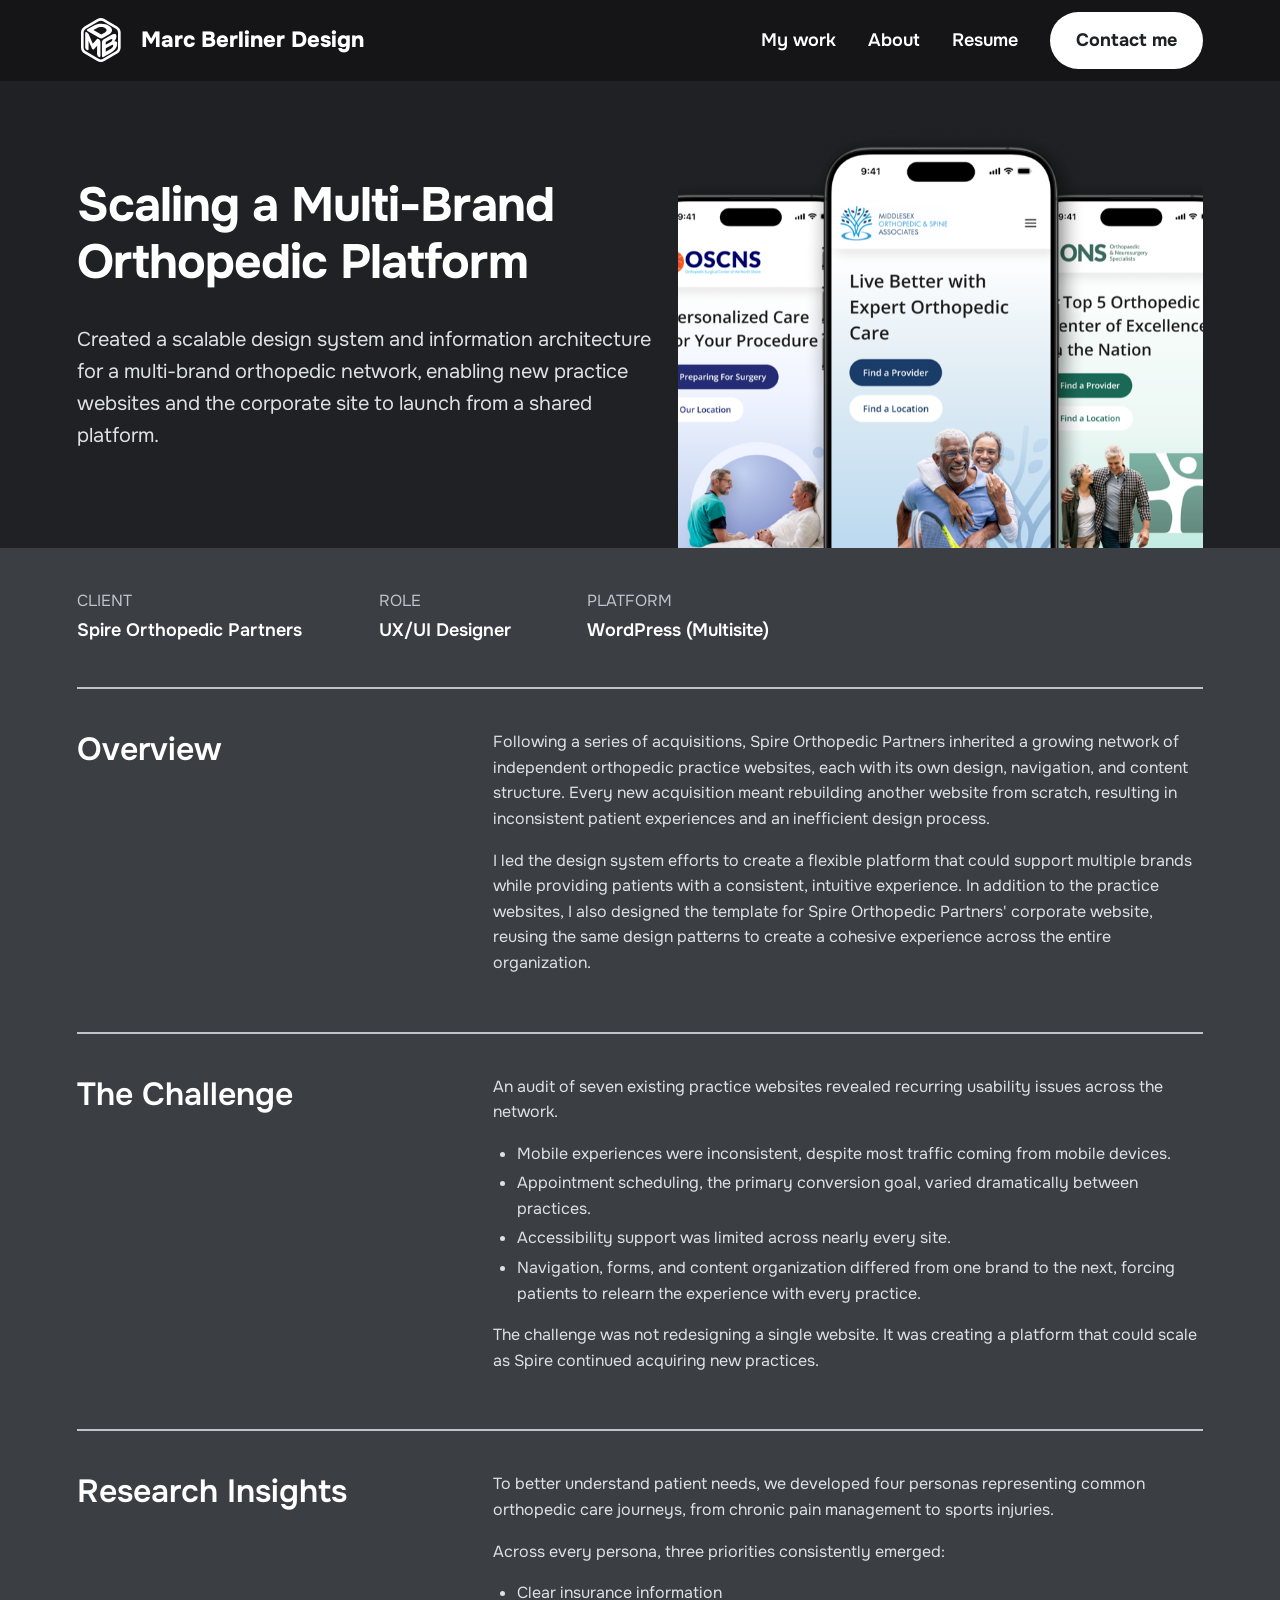
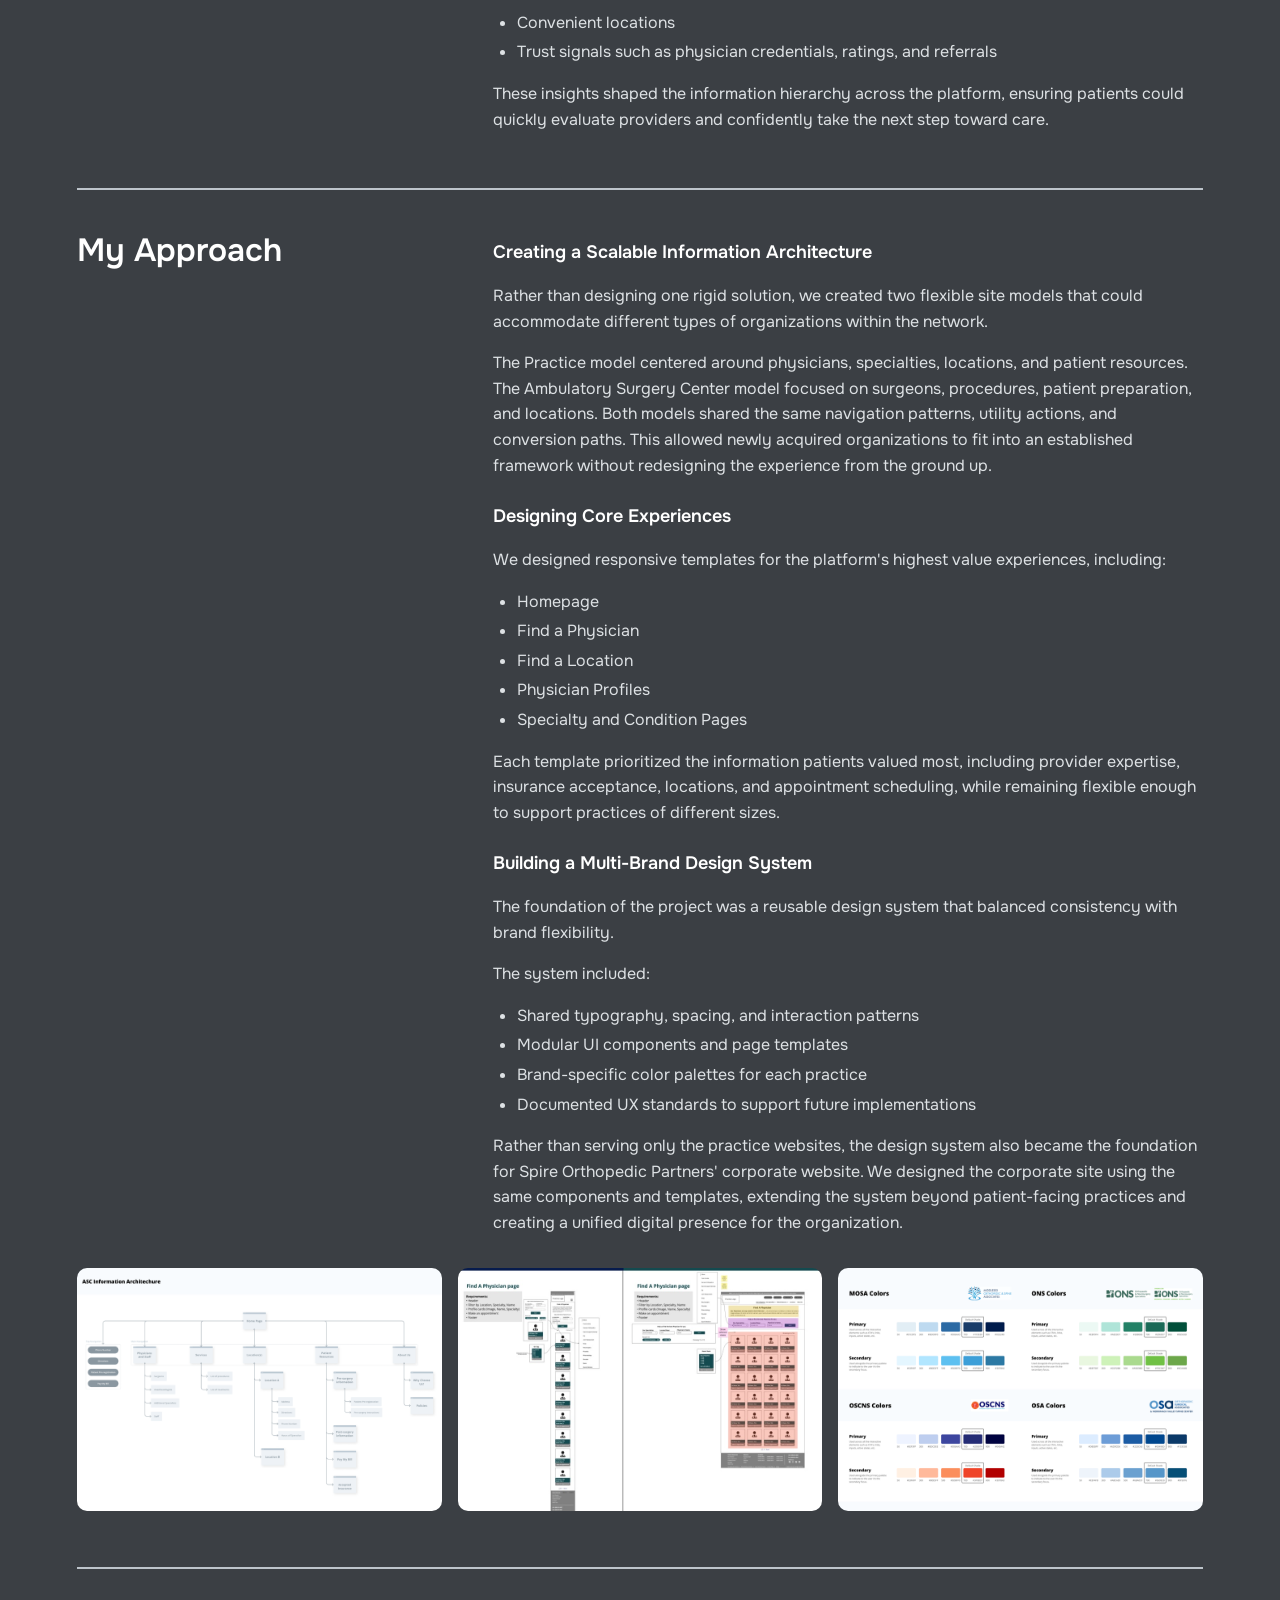
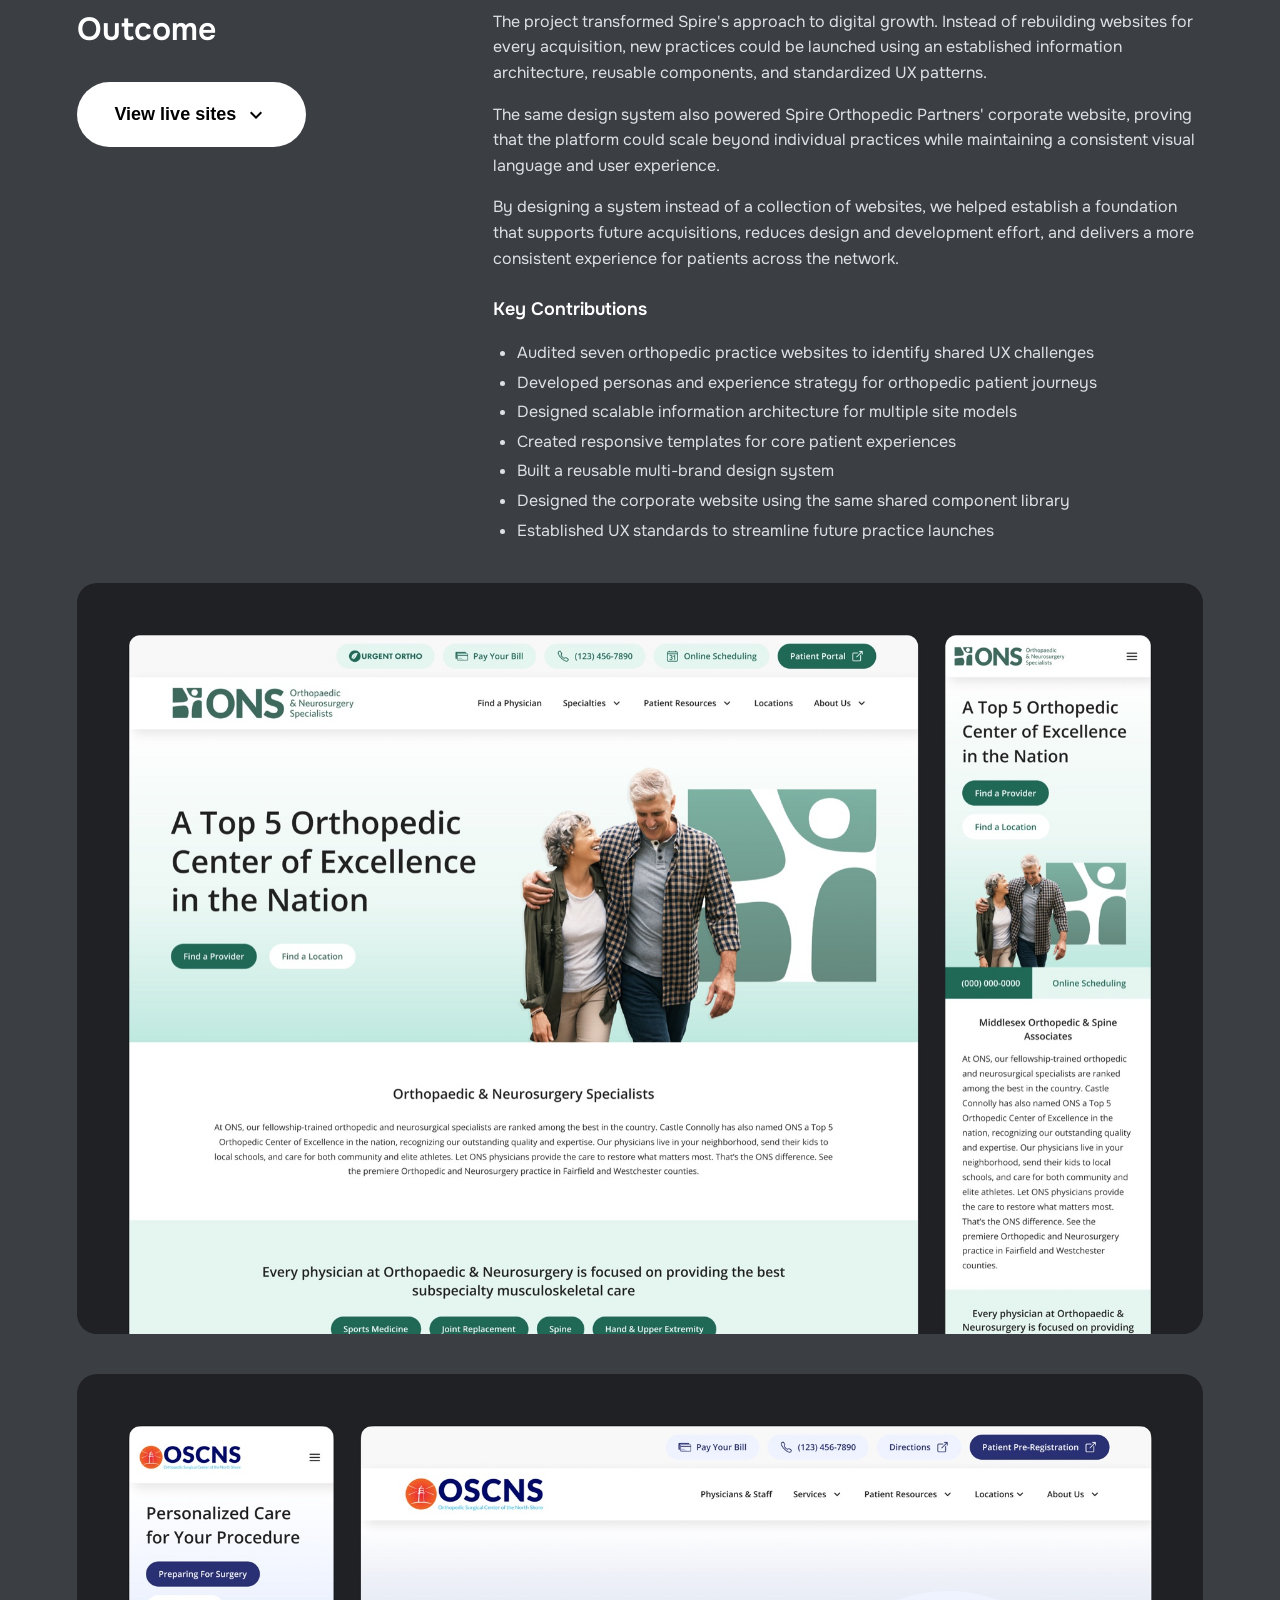
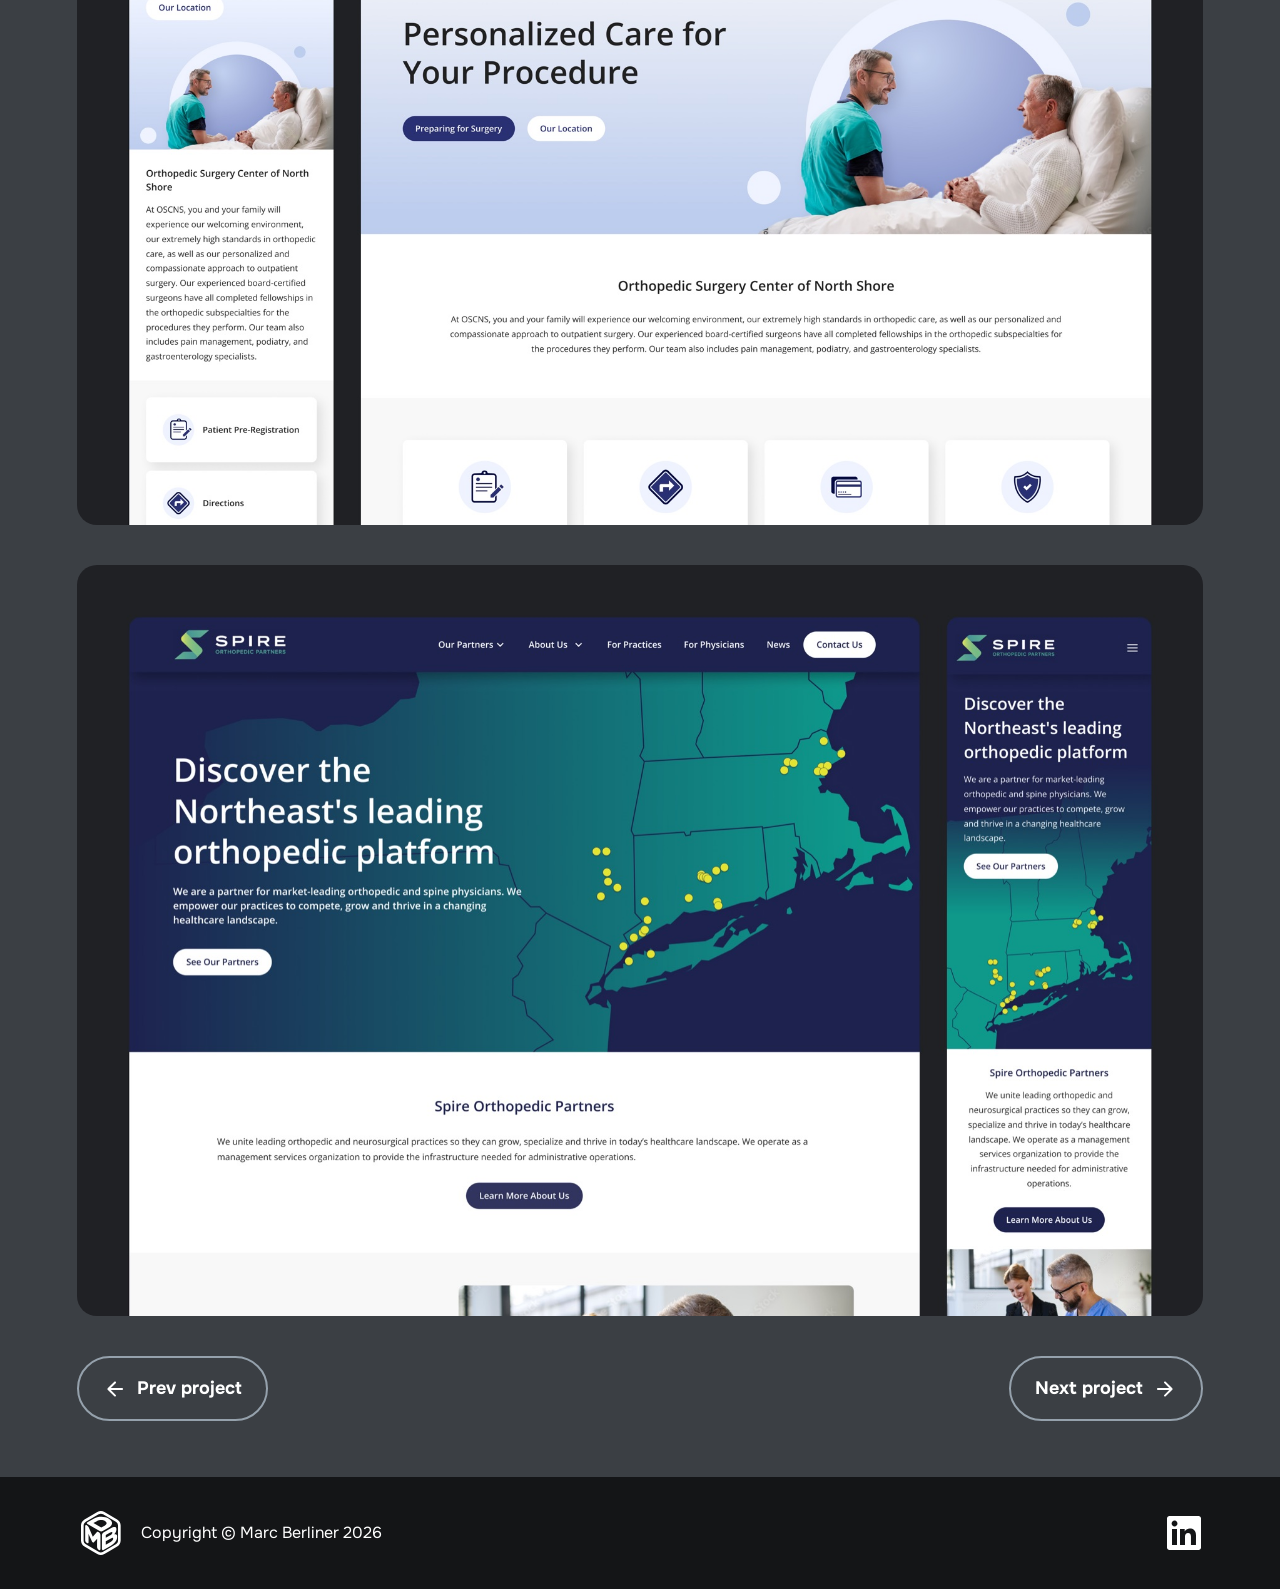
<file: case-study-spire.html>
<!DOCTYPE html>
<html lang="en">
<head>
  <meta charset="UTF-8" />
  <meta name="viewport" content="width=device-width, initial-scale=1.0" />
  <title>Scaling a Multi-Brand Orthopedic Platform — Marc Berliner</title>
  <link rel="preconnect" href="https://fonts.googleapis.com" />
  <link rel="preconnect" href="https://fonts.gstatic.com" crossorigin />
  <link href="https://fonts.googleapis.com/css2?family=Onest:wght@400;600;700;800&display=swap" rel="stylesheet" />
  <link rel="icon" type="image/png" sizes="32x32" href="assets/images/favicon-32.png" />
  <link rel="icon" type="image/png" sizes="16x16" href="assets/images/favicon-16.png" />
  <link rel="apple-touch-icon" sizes="180x180" href="assets/images/favicon-apple-touch.png" />
  <link rel="stylesheet" href="css/style.css" />
</head>
<body class="home">
  <header class="home-nav">
    <a class="home-nav__brand" href="index.html">
      <img src="assets/images/logo.svg" alt="" class="home-nav__logo" width="48" height="48" />
      <span>Marc Berliner Design</span>
    </a>
    <nav class="home-nav__links">
      <a href="my-work.html">My work</a>
      <a href="about.html">About</a>
      <a href="assets/images/Marc%20Berliner%20Resume.pdf" target="_blank" rel="noopener noreferrer">Resume</a>
    </nav>
    <a class="btn btn--primary btn--small" href="mailto:mlberliner1@gmail.com">Contact me</a>
    <button class="mobile-menu-toggle" id="mobile-menu-toggle" aria-label="Open menu" aria-expanded="false" aria-controls="mobile-menu">
      <span class="mobile-menu-toggle__line"></span>
      <span class="mobile-menu-toggle__line"></span>
      <span class="mobile-menu-toggle__line"></span>
    </button>
  </header>

  <div class="mobile-menu" id="mobile-menu">
    <a href="my-work.html">My work</a>
    <a href="about.html">About</a>
    <a href="assets/images/Marc%20Berliner%20Resume.pdf" target="_blank" rel="noopener noreferrer">Resume</a>
    <a class="btn btn--primary" href="mailto:mlberliner1@gmail.com">Contact me</a>
  </div>

  <main>
    <section class="cs-hero cs-hero--bleed">
      <div class="cs-hero__content">
        <h1 class="load-fade-up">Scaling a Multi-Brand Orthopedic Platform</h1>
        <p class="load-fade-up">
          Created a scalable design system and information architecture for a multi-brand orthopedic network,
          enabling new practice websites and the corporate site to launch from a shared platform.
        </p>
      </div>
      <div class="cs-hero__media">
        <img
          src="assets/images/case-studies/hero-devices.png"
          alt="Middlesex Orthopedic & Spine Associates, OSCNS, and ONS practice websites shown on mobile phones"
        />
      </div>
    </section>

    <section class="cs-body">
      <div class="cs-meta">
        <div class="cs-meta__item" data-reveal>
          <p class="cs-meta__label">Client</p>
          <p class="cs-meta__value">Spire Orthopedic Partners</p>
        </div>
        <div class="cs-meta__item" data-reveal>
          <p class="cs-meta__label">Role</p>
          <p class="cs-meta__value">UX/UI Designer</p>
        </div>
        <div class="cs-meta__item" data-reveal>
          <p class="cs-meta__label">Platform</p>
          <p class="cs-meta__value">WordPress (Multisite)</p>
        </div>
      </div>

      <div class="cs-topic">
        <hr class="cs-divider" />
        <div class="cs-topic__row">
          <h2 class="cs-topic__heading" data-reveal>Overview</h2>
          <div class="cs-topic__content" data-reveal>
            <p>
              Following a series of acquisitions, Spire Orthopedic Partners inherited a growing network of
              independent orthopedic practice websites, each with its own design, navigation, and content structure.
              Every new acquisition meant rebuilding another website from scratch, resulting in inconsistent patient
              experiences and an inefficient design process.
            </p>
            <p>
              I led the design system efforts to create a flexible platform that could support multiple brands
              while providing patients with a consistent, intuitive experience.
              In addition to the practice websites, I also designed the template for Spire Orthopedic Partners'
              corporate website, reusing the same design patterns to create a cohesive experience across the entire
              organization.
            </p>
          </div>
        </div>
      </div>

      <div class="cs-topic">
        <hr class="cs-divider" />
        <div class="cs-topic__row">
          <h2 class="cs-topic__heading" data-reveal>The Challenge</h2>
          <div class="cs-topic__content" data-reveal>
            <p>
              An audit of seven existing practice websites revealed recurring usability issues across the network.
            </p>
            <ul>
              <li>Mobile experiences were inconsistent, despite most traffic coming from mobile devices.</li>
              <li>Appointment scheduling, the primary conversion goal, varied dramatically between practices.</li>
              <li>Accessibility support was limited across nearly every site.</li>
              <li>
                Navigation, forms, and content organization differed from one brand to the next, forcing patients to
                relearn the experience with every practice.
              </li>
            </ul>
            <p>
              The challenge was not redesigning a single website. It was creating a platform that could scale as
              Spire continued acquiring new practices.
            </p>
          </div>
        </div>
      </div>

      <div class="cs-topic">
        <hr class="cs-divider" />
        <div class="cs-topic__row">
          <h2 class="cs-topic__heading" data-reveal>Research Insights</h2>
          <div class="cs-topic__content" data-reveal>
            <p>
              To better understand patient needs, we developed four personas representing common orthopedic care
              journeys, from chronic pain management to sports injuries.
            </p>
            <p>Across every persona, three priorities consistently emerged:</p>
            <ul>
              <li>Clear insurance information</li>
              <li>Convenient locations</li>
              <li>Trust signals such as physician credentials, ratings, and referrals</li>
            </ul>
            <p>
              These insights shaped the information hierarchy across the platform, ensuring patients could quickly
              evaluate providers and confidently take the next step toward care.
            </p>
          </div>
        </div>
      </div>

      <div class="cs-topic">
        <hr class="cs-divider" />
        <div class="cs-topic__row">
          <h2 class="cs-topic__heading" data-reveal>My Approach</h2>
          <div class="cs-topic__content" data-reveal>
            <h3>Creating a Scalable Information Architecture</h3>
            <p>
              Rather than designing one rigid solution, we created two flexible site models that could accommodate
              different types of organizations within the network.
            </p>
            <p>
              The Practice model centered around physicians, specialties, locations, and patient resources. The
              Ambulatory Surgery Center model focused on surgeons, procedures, patient preparation, and locations.
              Both models shared the same navigation patterns, utility actions, and conversion paths. This allowed
              newly acquired organizations to fit into an established framework without redesigning the experience
              from the ground up.
            </p>

            <h3>Designing Core Experiences</h3>
            <p>We designed responsive templates for the platform's highest value experiences, including:</p>
            <ul>
              <li>Homepage</li>
              <li>Find a Physician</li>
              <li>Find a Location</li>
              <li>Physician Profiles</li>
              <li>Specialty and Condition Pages</li>
            </ul>
            <p>
              Each template prioritized the information patients valued most, including provider expertise, insurance
              acceptance, locations, and appointment scheduling, while remaining flexible enough to support practices
              of different sizes.
            </p>

            <h3>Building a Multi-Brand Design System</h3>
            <p>
              The foundation of the project was a reusable design system that balanced consistency with brand
              flexibility.
            </p>
            <p>The system included:</p>
            <ul>
              <li>Shared typography, spacing, and interaction patterns</li>
              <li>Modular UI components and page templates</li>
              <li>Brand-specific color palettes for each practice</li>
              <li>Documented UX standards to support future implementations</li>
            </ul>
            <p>
              Rather than serving only the practice websites, the design system also became the foundation for
              Spire Orthopedic Partners' corporate website. We designed the corporate site using the same components
              and templates, extending the system beyond patient-facing practices and creating a unified digital
              presence for the organization.
            </p>
          </div>
        </div>

        <div class="cs-gallery">
          <img data-reveal src="assets/images/case-studies/approach-ia.png" alt="Ambulatory Surgery Center information architecture diagram" />
          <img data-reveal src="assets/images/case-studies/approach-wireframes.jpg" alt="Find a Physician page wireframes for mobile and desktop" />
          <img data-reveal src="assets/images/case-studies/approach-frame3.png" alt="Brand color palettes for MOSA, ONS, OSCNS, and OSA" />
        </div>
      </div>

      <div class="cs-topic">
        <hr class="cs-divider" />
        <div class="cs-topic__row">
          <div class="cs-outcome-heading" data-reveal>
            <h2 class="cs-topic__heading">Outcome</h2>
            <div class="cs-live-sites">
              <button
                type="button"
                class="btn btn--primary cs-live-sites__toggle"
                aria-expanded="false"
                aria-controls="spire-live-sites-panel"
              >
                View live sites
                <svg class="cs-live-sites__chevron" width="24" height="24" viewBox="0 0 24 24" aria-hidden="true">
                  <path fill="currentColor" d="M7.41 8.59L12 13.17l4.59-4.58L18 10l-6 6-6-6z" />
                </svg>
              </button>
              <div class="cs-live-sites__panel" id="spire-live-sites-panel" hidden>
                <a class="cs-live-sites__link" href="https://www.onsmd.com/" target="_blank" rel="noopener noreferrer">
                  Orthopaedic &amp; Neurosurgery Specialists
                  <svg class="cs-live-sites__icon" width="24" height="24" viewBox="0 0 24 24" aria-hidden="true">
                    <path fill="currentColor" d="M19 19H5V5h7V3H5c-1.11 0-2 .9-2 2v14c0 1.1.89 2 2 2h14c1.1 0 2-.9 2-2v-7h-2v7zM14 3v2h3.59l-9.83 9.83 1.41 1.41L19 6.41V10h2V3h-7z" />
                  </svg>
                </a>
                <a class="cs-live-sites__link" href="https://www.orthopaedicassociatesmanhasset.com/" target="_blank" rel="noopener noreferrer">
                  Orthopaedic Associates of Manhasset
                  <svg class="cs-live-sites__icon" width="24" height="24" viewBox="0 0 24 24" aria-hidden="true">
                    <path fill="currentColor" d="M19 19H5V5h7V3H5c-1.11 0-2 .9-2 2v14c0 1.1.89 2 2 2h14c1.1 0 2-.9 2-2v-7h-2v7zM14 3v2h3.59l-9.83 9.83 1.41 1.41L19 6.41V10h2V3h-7z" />
                  </svg>
                </a>
                <a class="cs-live-sites__link" href="https://middlesexortho.com/" target="_blank" rel="noopener noreferrer">
                  Middlesex Orthopedic &amp; Spine Associates
                  <svg class="cs-live-sites__icon" width="24" height="24" viewBox="0 0 24 24" aria-hidden="true">
                    <path fill="currentColor" d="M19 19H5V5h7V3H5c-1.11 0-2 .9-2 2v14c0 1.1.89 2 2 2h14c1.1 0 2-.9 2-2v-7h-2v7zM14 3v2h3.59l-9.83 9.83 1.41 1.41L19 6.41V10h2V3h-7z" />
                  </svg>
                </a>
                <a class="cs-live-sites__link" href="https://www.orthsurg.com/" target="_blank" rel="noopener noreferrer">
                  Orthopaedic Surgical Associates
                  <svg class="cs-live-sites__icon" width="24" height="24" viewBox="0 0 24 24" aria-hidden="true">
                    <path fill="currentColor" d="M19 19H5V5h7V3H5c-1.11 0-2 .9-2 2v14c0 1.1.89 2 2 2h14c1.1 0 2-.9 2-2v-7h-2v7zM14 3v2h3.59l-9.83 9.83 1.41 1.41L19 6.41V10h2V3h-7z" />
                  </svg>
                </a>
                <a class="cs-live-sites__link" href="https://www.sportsmednorth.com/" target="_blank" rel="noopener noreferrer">
                  Sports Medicine North
                  <svg class="cs-live-sites__icon" width="24" height="24" viewBox="0 0 24 24" aria-hidden="true">
                    <path fill="currentColor" d="M19 19H5V5h7V3H5c-1.11 0-2 .9-2 2v14c0 1.1.89 2 2 2h14c1.1 0 2-.9 2-2v-7h-2v7zM14 3v2h3.59l-9.83 9.83 1.41 1.41L19 6.41V10h2V3h-7z" />
                  </svg>
                </a>
                <a class="cs-live-sites__link" href="https://www.orthoadc.com/" target="_blank" rel="noopener noreferrer">
                  Orthopedic Associates of Dutchess County
                  <svg class="cs-live-sites__icon" width="24" height="24" viewBox="0 0 24 24" aria-hidden="true">
                    <path fill="currentColor" d="M19 19H5V5h7V3H5c-1.11 0-2 .9-2 2v14c0 1.1.89 2 2 2h14c1.1 0 2-.9 2-2v-7h-2v7zM14 3v2h3.59l-9.83 9.83 1.41 1.41L19 6.41V10h2V3h-7z" />
                  </svg>
                </a>
                <a class="cs-live-sites__link" href="https://www.oscns.com/" target="_blank" rel="noopener noreferrer">
                  Orthopedic Surgical Center of North Shore
                  <svg class="cs-live-sites__icon" width="24" height="24" viewBox="0 0 24 24" aria-hidden="true">
                    <path fill="currentColor" d="M19 19H5V5h7V3H5c-1.11 0-2 .9-2 2v14c0 1.1.89 2 2 2h14c1.1 0 2-.9 2-2v-7h-2v7zM14 3v2h3.59l-9.83 9.83 1.41 1.41L19 6.41V10h2V3h-7z" />
                  </svg>
                </a>
                <a class="cs-live-sites__link" href="https://www.spireortho.com/" target="_blank" rel="noopener noreferrer">
                  Spire Orthopedic Partners
                  <svg class="cs-live-sites__icon" width="24" height="24" viewBox="0 0 24 24" aria-hidden="true">
                    <path fill="currentColor" d="M19 19H5V5h7V3H5c-1.11 0-2 .9-2 2v14c0 1.1.89 2 2 2h14c1.1 0 2-.9 2-2v-7h-2v7zM14 3v2h3.59l-9.83 9.83 1.41 1.41L19 6.41V10h2V3h-7z" />
                  </svg>
                </a>
              </div>
            </div>
          </div>
          <div class="cs-topic__content" data-reveal>
            <p>
              The project transformed Spire's approach to digital growth. Instead of rebuilding websites for every
              acquisition, new practices could be launched using an established information architecture, reusable
              components, and standardized UX patterns.
            </p>
            <p>
              The same design system also powered Spire Orthopedic Partners' corporate website, proving that the
              platform could scale beyond individual practices while maintaining a consistent visual language and
              user experience.
            </p>
            <p>
              By designing a system instead of a collection of websites, we helped establish a foundation that
              supports future acquisitions, reduces design and development effort, and delivers a more consistent
              experience for patients across the network.
            </p>
            <h3>Key Contributions</h3>
            <ul>
              <li>Audited seven orthopedic practice websites to identify shared UX challenges</li>
              <li>Developed personas and experience strategy for orthopedic patient journeys</li>
              <li>Designed scalable information architecture for multiple site models</li>
              <li>Created responsive templates for core patient experiences</li>
              <li>Built a reusable multi-brand design system</li>
              <li>Designed the corporate website using the same shared component library</li>
              <li>Established UX standards to streamline future practice launches</li>
            </ul>
          </div>
        </div>

        <img class="cs-outcome-image" data-reveal src="assets/images/case-studies/outcome-1.jpg" alt="Orthopaedic & Neurosurgery Specialists homepage" />
        <img class="cs-outcome-image" data-reveal src="assets/images/case-studies/outcome-2.jpg" alt="OSCNS Personalized Care page shown on desktop and mobile" />
        <img class="cs-outcome-image" data-reveal src="assets/images/case-studies/outcome-3.jpg" alt="Spire Orthopedic Partners corporate homepage" />

        <div class="cs-project-nav" data-reveal>
          <a class="btn btn--secondary cs-project-nav__link cs-project-nav__link--prev" href="my-work.html">
            <img src="assets/images/case-studies/arrow-forward.svg" alt="" class="cs-project-nav__arrow" />
            Prev project
          </a>
          <a class="btn btn--secondary cs-project-nav__link cs-project-nav__link--next" href="case-study-childrens-wisconsin.html">
            Next project
            <img src="assets/images/case-studies/arrow-forward.svg" alt="" class="cs-project-nav__arrow" />
          </a>
        </div>
      </div>
    </section>
  </main>

  <footer class="home-footer">
    <div class="home-footer__brand">
      <img src="assets/images/logo.svg" alt="" class="home-footer__logo" width="48" height="48" />
      <span>Copyright &copy; Marc Berliner <span data-year></span></span>
    </div>
    <a href="https://www.linkedin.com/in/marc-l-berliner/" class="home-footer__social" aria-label="LinkedIn" target="_blank" rel="noopener noreferrer">
      <img src="assets/images/linkedin.svg" alt="" width="38" height="38" />
    </a>
  </footer>

  <script src="js/main.js"></script>
  <script src="js/mobile-menu.js"></script>
  <script src="js/reveal.js"></script>
  <script src="js/live-sites.js"></script>
</body>
</html>
</file>
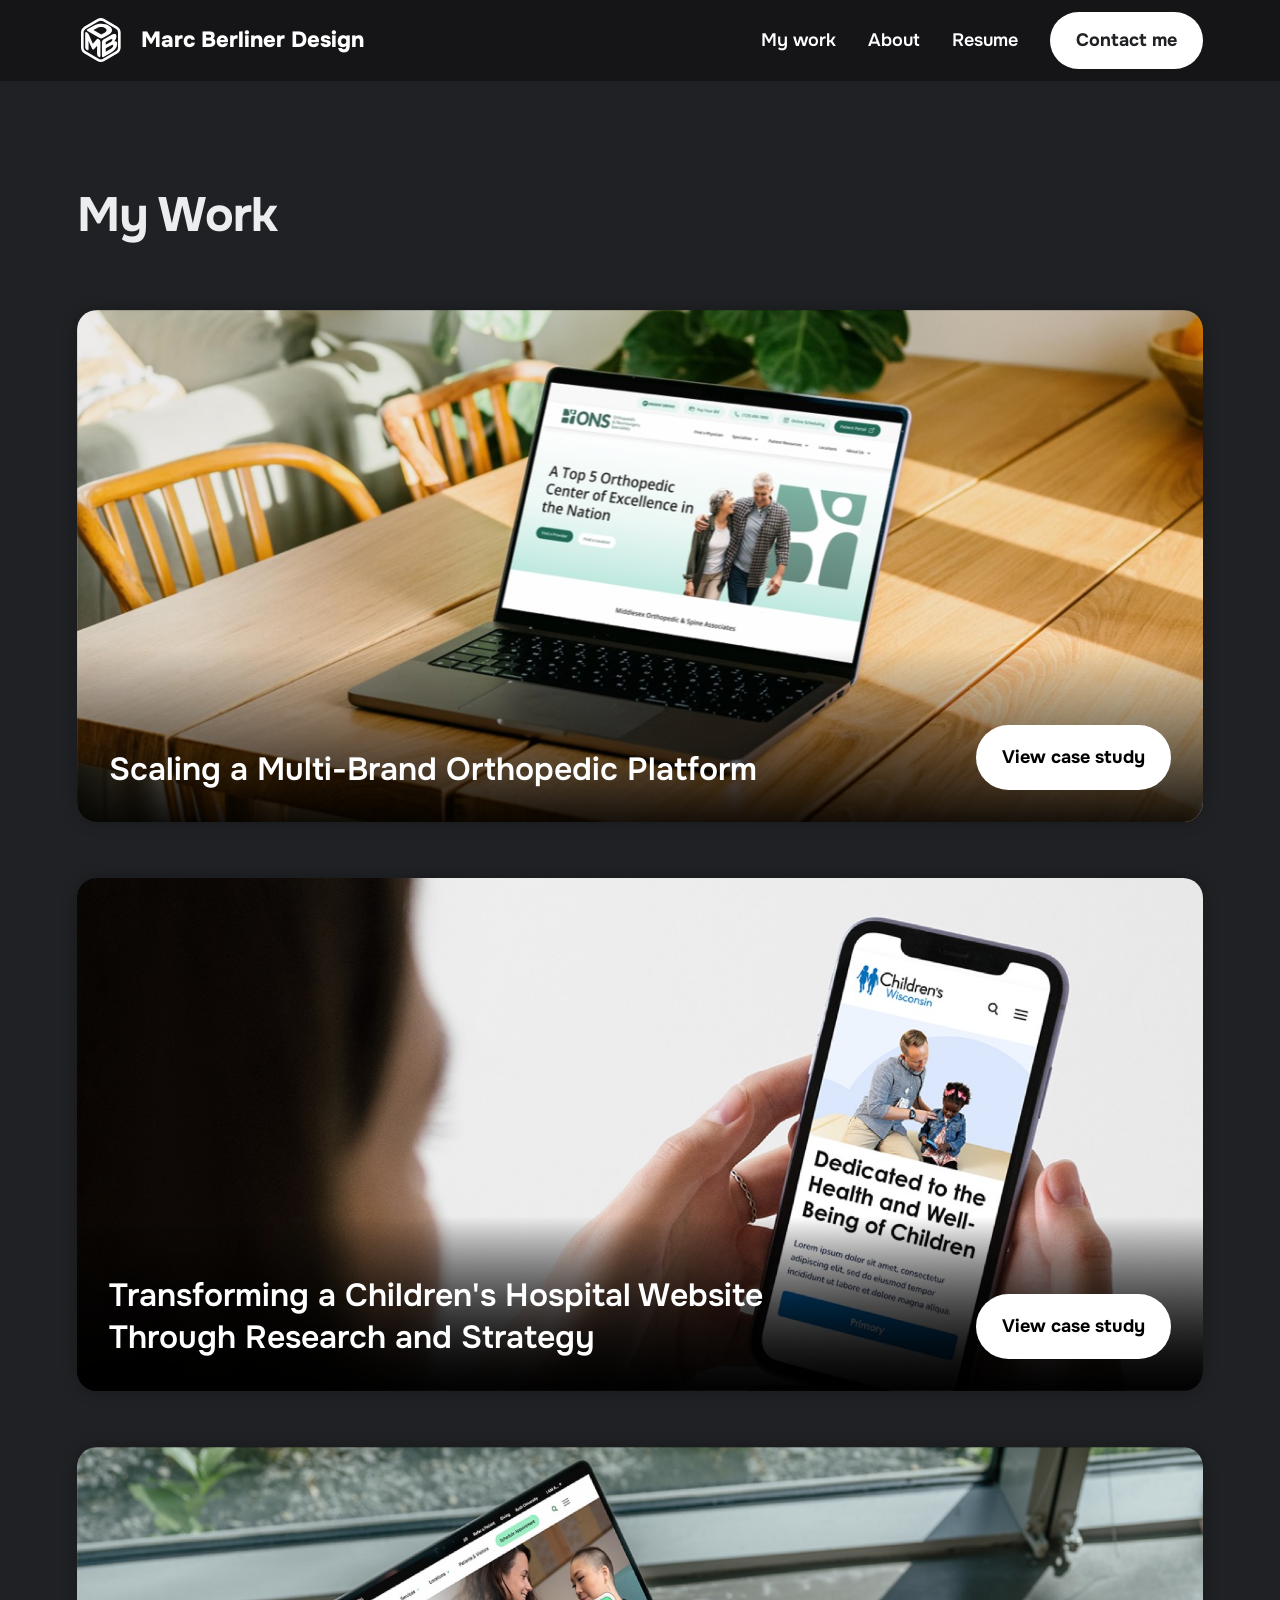
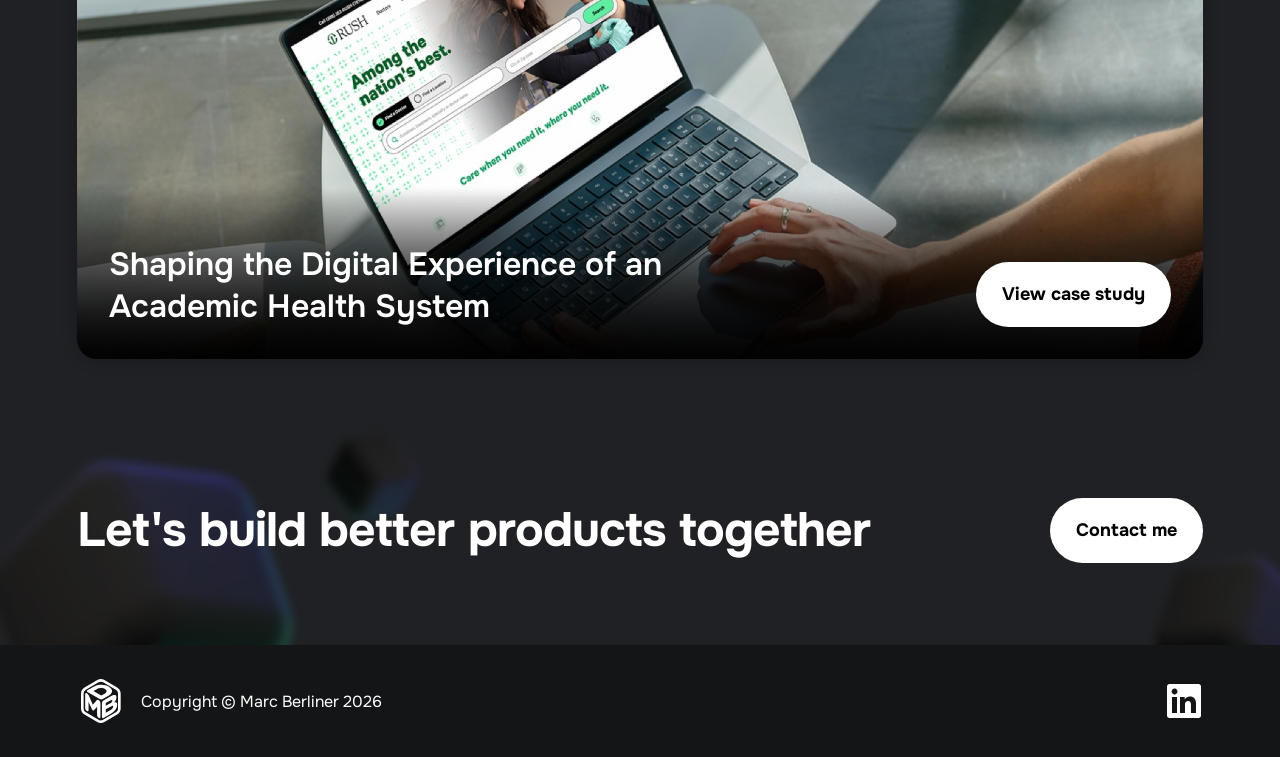
<file: my-work.html>
<!DOCTYPE html>
<html lang="en">
<head>
  <meta charset="UTF-8" />
  <meta name="viewport" content="width=device-width, initial-scale=1.0" />
  <title>My Work — Marc Berliner</title>
  <link rel="preconnect" href="https://fonts.googleapis.com" />
  <link rel="preconnect" href="https://fonts.gstatic.com" crossorigin />
  <link href="https://fonts.googleapis.com/css2?family=Onest:wght@400;600;700;800&display=swap" rel="stylesheet" />
  <link rel="icon" type="image/png" sizes="32x32" href="assets/images/favicon-32.png" />
  <link rel="icon" type="image/png" sizes="16x16" href="assets/images/favicon-16.png" />
  <link rel="apple-touch-icon" sizes="180x180" href="assets/images/favicon-apple-touch.png" />
  <link rel="stylesheet" href="css/style.css" />
</head>
<body class="home">
  <header class="home-nav">
    <a class="home-nav__brand" href="index.html">
      <img src="assets/images/logo.svg" alt="" class="home-nav__logo" width="48" height="48" />
      <span>Marc Berliner Design</span>
    </a>
    <nav class="home-nav__links">
      <a href="my-work.html">My work</a>
      <a href="about.html">About</a>
      <a href="assets/images/Marc%20Berliner%20Resume.pdf" target="_blank" rel="noopener noreferrer">Resume</a>
    </nav>
    <a class="btn btn--primary btn--small" href="mailto:mlberliner1@gmail.com">Contact me</a>
    <button class="mobile-menu-toggle" id="mobile-menu-toggle" aria-label="Open menu" aria-expanded="false" aria-controls="mobile-menu">
      <span class="mobile-menu-toggle__line"></span>
      <span class="mobile-menu-toggle__line"></span>
      <span class="mobile-menu-toggle__line"></span>
    </button>
  </header>

  <div class="mobile-menu" id="mobile-menu">
    <a href="my-work.html">My work</a>
    <a href="about.html">About</a>
    <a href="assets/images/Marc%20Berliner%20Resume.pdf" target="_blank" rel="noopener noreferrer">Resume</a>
    <a class="btn btn--primary" href="mailto:mlberliner1@gmail.com">Contact me</a>
  </div>

  <main>
    <section class="work work--page">
      <h1 class="section-heading load-fade-up">My Work</h1>

      <div class="case-study-grid">
        <a class="case-study" href="case-study-spire.html" data-reveal>
          <div class="case-study__media"></div>
          <div class="case-study__row">
            <p class="case-study__title"><span>Scaling a Multi-Brand Orthopedic Platform</span></p>
            <span class="btn btn--primary btn--pill-fixed">View case study</span>
          </div>
        </a>
        <a class="case-study" href="case-study-childrens-wisconsin.html" data-reveal>
          <div class="case-study__media"></div>
          <div class="case-study__row">
            <p class="case-study__title"><span>Transforming a Children's Hospital Website Through Research and Strategy</span></p>
            <span class="btn btn--primary btn--pill-fixed">View case study</span>
          </div>
        </a>
        <a class="case-study" href="case-study-rush.html" data-reveal>
          <div class="case-study__media"></div>
          <div class="case-study__row">
            <p class="case-study__title"><span>Shaping the Digital Experience of an Academic Health System</span></p>
            <span class="btn btn--primary btn--pill-fixed">View case study</span>
          </div>
        </a>
      </div>
    </section>

    <section class="cta">
      <div class="cta__decor" aria-hidden="true">
        <img src="assets/images/cube-a.png" alt="" class="cta__cube cta__cube--1" />
        <img src="assets/images/cube-b.png" alt="" class="cta__cube cta__cube--2" />
        <img src="assets/images/cube-b.png" alt="" class="cta__cube cta__cube--3" />
      </div>
      <p class="cta__title" data-reveal>Let's build better products together</p>
      <div class="cta__action" data-reveal><a class="btn btn--primary" href="mailto:mlberliner1@gmail.com">Contact me</a></div>
    </section>
  </main>

  <footer class="home-footer">
    <div class="home-footer__brand">
      <img src="assets/images/logo.svg" alt="" class="home-footer__logo" width="48" height="48" />
      <span>Copyright &copy; Marc Berliner <span data-year></span></span>
    </div>
    <a href="https://www.linkedin.com/in/marc-l-berliner/" class="home-footer__social" aria-label="LinkedIn" target="_blank" rel="noopener noreferrer">
      <img src="assets/images/linkedin.svg" alt="" width="38" height="38" />
    </a>
  </footer>

  <script src="js/main.js"></script>
  <script src="js/mobile-menu.js"></script>
  <script src="js/reveal.js"></script>
</body>
</html>
</file>
<file: css/style.css>
* {
  box-sizing: border-box;
  margin: 0;
  padding: 0;
}

body {
  font-family: -apple-system, BlinkMacSystemFont, "Segoe UI", Roboto, sans-serif;
  line-height: 1.6;
  color: #1a1a1a;
  background: #fafafa;
}

a {
  color: #2563eb;
  text-decoration: none;
}

a:hover {
  text-decoration: underline;
}

body > nav {
  display: flex;
  gap: 1.5rem;
  align-items: center;
  padding: 1.25rem 2rem;
  background: #fff;
  border-bottom: 1px solid #e5e5e5;
}

body > nav .brand {
  font-weight: 700;
  margin-right: auto;
}

body > nav a {
  color: #1a1a1a;
  font-weight: 500;
}

main {
  max-width: 800px;
  margin: 0 auto;
  padding: 3rem 2rem;
}

h1 {
  font-size: 2.25rem;
  margin-bottom: 1rem;
}

h2 {
  font-size: 1.5rem;
  margin: 2rem 0 0.75rem;
}

p {
  margin-bottom: 1rem;
}

.project-grid {
  display: grid;
  grid-template-columns: repeat(auto-fit, minmax(220px, 1fr));
  gap: 1.5rem;
  margin-top: 1.5rem;
}

.project-card {
  background: #fff;
  border: 1px solid #e5e5e5;
  border-radius: 8px;
  padding: 1.25rem;
}

.project-card h3 {
  margin-bottom: 0.5rem;
}

footer {
  text-align: center;
  padding: 2rem;
  color: #888;
  font-size: 0.9rem;
}

@media (max-width: 600px) {
  body > nav {
    flex-wrap: wrap;
    gap: 1rem;
  }

  main {
    padding: 2rem 1.25rem;
  }
}

/* ==========================================================================
   Homepage redesign (Figma: Portfolio / Home Page)
   ========================================================================== */

body.home {
  --content-max-width: 1440px;
  font-family: "Onest", -apple-system, BlinkMacSystemFont, "Segoe UI", Roboto, sans-serif;
  background: #1f2124;
  overflow-x: hidden;
}

body.home main {
  max-width: none;
  margin: 0;
  padding: 0;
}

body.home .btn {
  display: inline-flex;
  align-items: center;
  justify-content: center;
  padding: 1rem 1.5rem;
  border-radius: 50px;
  font-weight: 700;
  font-size: 1.125rem;
  line-height: 1.6;
  text-decoration: none;
  white-space: nowrap;
  border: 2px solid transparent;
  transition: transform 0.2s ease, background-color 0.2s ease, border-color 0.2s ease;
}

body.home .btn:hover {
  text-decoration: none;
}

body.home .btn--primary {
  background: #fff;
  color: #000;
}

body.home .btn--primary:hover,
body.home .case-study:hover .btn--primary {
  background: #dde1e4;
  transform: scale(1.05);
}

body.home .btn--secondary {
  background: transparent;
  border-color: #95a1ac;
  color: #fff;
}

body.home .btn--secondary:hover {
  border-color: #fff;
  transform: scale(1.05);
}

body.home .btn--small {
  padding: 0.75rem 1.5rem;
  color: #1f2124;
}

body.home .btn--pill-fixed {
  flex-shrink: 0;
}

/* Nav */

.home-nav {
  position: sticky;
  top: 0;
  z-index: 10;
  display: flex;
  align-items: center;
  gap: 2rem;
  padding: 0.75rem max(clamp(1.25rem, 6vw, 7.5rem), calc((100% - var(--content-max-width)) / 2));
  min-height: 77px;
  background: rgba(20, 21, 23, 0.9);
  backdrop-filter: blur(6px);
}

.home-nav__brand {
  display: flex;
  align-items: center;
  gap: 1rem;
  margin-right: auto;
  color: #fff;
  text-decoration: none;
  font-family: "Onest", sans-serif;
  font-weight: 800;
  font-size: 1.375rem;
}

.home-nav__brand:hover {
  text-decoration: none;
}

.home-nav__logo {
  flex-shrink: 0;
}

.home-nav__links {
  display: flex;
  gap: 2rem;
}

.home-nav__links a {
  color: #fff;
  font-weight: 600;
  font-size: 1.125rem;
  text-decoration: none;
  background-image: linear-gradient(currentColor, currentColor);
  background-repeat: no-repeat;
  background-position: 0 100%;
  background-size: 0% 2px;
  transition: background-size 0.35s ease;
}

.home-nav__links a:hover {
  text-decoration: none;
  background-size: 100% 2px;
}

/* Mobile hamburger menu */

.mobile-menu-toggle {
  display: none;
  position: relative;
  width: 48px;
  height: 48px;
  padding: 0;
  border: none;
  background: none;
  cursor: pointer;
  flex-shrink: 0;
}

.mobile-menu-toggle__line {
  position: absolute;
  left: 50%;
  width: 24px;
  height: 2px;
  background: #fff;
  transform: translateX(-50%);
  transition: transform 0.3s cubic-bezier(0.22, 1, 0.36, 1), opacity 0.3s ease, top 0.3s cubic-bezier(0.22, 1, 0.36, 1);
}

.mobile-menu-toggle__line:nth-child(1) {
  top: 17px;
}

.mobile-menu-toggle__line:nth-child(2) {
  top: 23px;
}

.mobile-menu-toggle__line:nth-child(3) {
  top: 29px;
}

.mobile-menu-toggle.is-open .mobile-menu-toggle__line:nth-child(1) {
  top: 23px;
  transform: translateX(-50%) rotate(45deg);
}

.mobile-menu-toggle.is-open .mobile-menu-toggle__line:nth-child(2) {
  opacity: 0;
}

.mobile-menu-toggle.is-open .mobile-menu-toggle__line:nth-child(3) {
  top: 23px;
  transform: translateX(-50%) rotate(-45deg);
}

.mobile-menu {
  display: none;
}

@media (max-width: 720px) {
  .mobile-menu-toggle {
    display: block;
  }

  .mobile-menu {
    display: flex;
    flex-direction: column;
    align-items: center;
    justify-content: center;
    gap: 2rem;
    position: fixed;
    top: 77px;
    left: 0;
    right: 0;
    bottom: 0;
    padding: 3rem 2rem;
    background: rgba(20, 21, 23, 0.97);
    opacity: 0;
    transform: translateY(-8px);
    pointer-events: none;
    transition: opacity 0.3s ease, transform 0.3s ease;
    z-index: 9;
    overflow-y: auto;
  }

  .mobile-menu.is-open {
    opacity: 1;
    transform: translateY(0);
    pointer-events: auto;
  }

  .mobile-menu a {
    color: #fff;
    font-weight: 600;
    font-size: 1.5rem;
    text-decoration: none;
  }

  .mobile-menu .btn {
    width: 100%;
    justify-content: center;
  }
}

/* Hero */

.hero {
  position: relative;
  overflow: clip;
  display: flex;
  flex-direction: column;
  align-items: flex-start;
  padding: clamp(2.5rem, 8vw, 7.5rem) max(clamp(1.25rem, 6vw, 7.5rem), calc((100% - var(--content-max-width)) / 2)) clamp(2rem, 6vw, 6rem);
  background: #1f2124;
  text-align: left;
}

.hero__decor {
  position: absolute;
  inset: 0;
  z-index: 0;
}

.hero__cube {
  position: absolute;
  width: 110px;
  filter: blur(5px);
  opacity: 0.9;
}

.hero__cube--1 { top: -3.5%; left: 11%; width: clamp(60px, 6vw, 90px); transform: rotate(91.5deg); }
.hero__cube--2 { top: 49%; right: -1%; width: clamp(160px, 19vw, 270px); transform: rotate(107.55deg); }
.hero__cube--3 { top: -14%; left: 45%; width: clamp(280px, 33vw, 460px); transform: rotate(135deg); }
.hero__cube--4 { top: 47.5%; left: -3%; width: clamp(120px, 13vw, 190px); transform: rotate(59.73deg); }

.hero__content {
  position: relative;
  z-index: 1;
  display: flex;
  flex-direction: column;
  align-items: flex-start;
  gap: 2.5rem;
  width: 100%;
}

.hero__heading-group {
  display: flex;
  flex-direction: column;
  align-items: flex-start;
  gap: 1.5rem;
  width: 100%;
}

.hero__title {
  margin: 0;
  font-weight: 600;
  font-size: clamp(2.25rem, 6vw, 5rem);
  line-height: 1.1;
  letter-spacing: -0.02em;
  color: #fff;
}

.hero__title-line {
  display: block;
}

.hero__title-line,
.load-fade-up {
  opacity: 0;
  transform: translateY(16px);
  animation: fade-slide-up 1.1s cubic-bezier(0.22, 1, 0.36, 1) forwards;
}

.hero__title-line:nth-child(2) {
  animation-delay: 0.15s;
}

.cs-hero__content p.load-fade-up {
  animation-delay: 0.15s;
}

.hero__subtitle.load-fade-up {
  animation-delay: 0.3s;
}

@keyframes fade-slide-up {
  to {
    opacity: 1;
    transform: translateY(0);
  }
}

@media (prefers-reduced-motion: reduce) {
  .hero__title-line,
  .load-fade-up {
    animation: none;
    opacity: 1;
    transform: none;
  }
}

/* Scroll-reveal: fade content in as it enters the viewport. js/reveal.js
   adds .is-revealed via IntersectionObserver; on load it also adds
   .is-revealed to anything already in view, and skips straight to visible
   if JS is unavailable or the user prefers reduced motion. */
[data-reveal] {
  opacity: 0;
  transform: translateY(18px);
  transition: opacity 1.1s cubic-bezier(0.22, 1, 0.36, 1), transform 1.1s cubic-bezier(0.22, 1, 0.36, 1);
}

[data-reveal].is-revealed {
  opacity: 1;
  transform: translateY(0);
}

@media (prefers-reduced-motion: reduce) {
  [data-reveal] {
    opacity: 1;
    transform: none;
    transition: none;
  }
}

.hero__subtitle {
  margin: 0;
  max-width: 56rem;
  font-weight: 400;
  font-size: clamp(1rem, 1.5vw, 1.25rem);
  line-height: 1.6;
  color: #ced3d8;
}

.hero__actions {
  display: flex;
  flex-wrap: wrap;
  gap: 1rem;
  justify-content: flex-start;
}

.hero__actions .btn {
  width: 230px;
  flex-shrink: 0;
}

/* My Work */

.work {
  padding: 4rem max(clamp(1.25rem, 6vw, 7.5rem), calc((100% - var(--content-max-width)) / 2)) 5rem;
  background: #3b3f44;
}

.work--page {
  padding-top: clamp(4rem, 8vw, 6rem);
  padding-bottom: 3.5rem;
  background: #1f2124;
}

.work--page .section-heading {
  margin-bottom: 3.5rem;
}

.section-heading {
  margin: 0 0 4.5rem;
  font-weight: 700;
  font-size: clamp(1.75rem, 4vw, 3rem);
  letter-spacing: -0.02em;
  color: #ebedef;
}

.case-study-grid {
  display: flex;
  flex-direction: column;
  gap: 3.5rem;
}

.case-study {
  display: block;
  position: relative;
  aspect-ratio: 1200 / 546;
  border-radius: 20px;
  box-shadow: 0 0 15px rgba(0, 0, 0, 0.25);
  text-decoration: none;
  overflow: hidden;
}

.case-study:hover {
  text-decoration: none;
}

.case-study__media {
  position: absolute;
  inset: 0;
  background-size: cover;
  background-position: center;
  transition: transform 0.4s ease;
}

.case-study-grid > .case-study:nth-child(1) .case-study__media {
  background-image: linear-gradient(to bottom, rgba(0, 0, 0, 0) 66%, rgba(0, 0, 0, 0.9)), url('../assets/images/case-study-1.jpg');
  background-position: center 30%;
}

.case-study-grid > .case-study:nth-child(2) .case-study__media {
  background-image: linear-gradient(to bottom, rgba(0, 0, 0, 0) 66%, rgba(0, 0, 0, 0.9)), url('../assets/images/case-study-2.jpg');
}

.case-study-grid > .case-study:nth-child(3) .case-study__media {
  background-image: linear-gradient(to bottom, rgba(0, 0, 0, 0) 66%, rgba(0, 0, 0, 0.9)), url('../assets/images/case-study-3.jpg');
}

.case-study:hover .case-study__media {
  transform: scale(1.06);
}

.case-study__row {
  position: absolute;
  z-index: 1;
  left: 0;
  right: 0;
  bottom: 0;
  display: flex;
  align-items: flex-end;
  justify-content: space-between;
  gap: 1.5rem;
  padding: 2rem;
}

.case-study__title {
  margin: 0;
  max-width: 700px;
  font-weight: 600;
  font-size: clamp(1.25rem, 2.5vw, 2rem);
  line-height: 1.3;
  color: #fff;
}

.case-study__title span {
  background-image: linear-gradient(currentColor, currentColor);
  background-repeat: no-repeat;
  background-position: 0 100%;
  background-size: 0% 2px;
  transition: background-size 0.35s ease;
}

.case-study:hover .case-study__title span {
  background-size: 100% 2px;
}

/* Tools I Use */

.tools {
  position: relative;
  display: flex;
  align-items: center;
  background: #1f2124;
  overflow: hidden;
}

.tools__label {
  position: relative;
  z-index: 2;
  flex-shrink: 0;
  margin: 0;
  padding: 1.5rem clamp(1.25rem, 6vw, 7.5rem);
  background: #141517;
  font-weight: 700;
  font-size: clamp(1.5rem, 3vw, 3rem);
  color: #fff;
  white-space: nowrap;
}

.tools__viewport {
  position: absolute;
  inset: 0;
  z-index: 1;
  overflow: hidden;
  -webkit-mask-image: linear-gradient(to right, #000 0, #000 calc(100% - 48px), transparent 100%);
  mask-image: linear-gradient(to right, #000 0, #000 calc(100% - 48px), transparent 100%);
}

.tools__track {
  display: flex;
  height: 100%;
  width: max-content;
  animation: tools-ticker 28s linear infinite;
}

.tools__track:hover {
  animation-play-state: paused;
}

.tools__row {
  display: flex;
  height: 100%;
  flex-shrink: 0;
  flex-wrap: nowrap;
  align-items: center;
  gap: 2rem;
  padding: 0 clamp(1.25rem, 4vw, 2rem);
}

@keyframes tools-ticker {
  from {
    transform: translateX(0);
  }
  to {
    transform: translateX(-50%);
  }
}

@media (prefers-reduced-motion: reduce) {
  .tools__track {
    animation: none;
  }
}

.tools__logo {
  height: 32px;
  width: auto;
  flex-shrink: 0;
  opacity: 0.9;
}

.tools__logo--mono {
  filter: brightness(0) invert(1);
}

.tools__logo--small {
  height: 24px;
}

.tools__dot {
  width: 8px;
  height: 8px;
  border-radius: 50%;
  background: #565c63;
  flex-shrink: 0;
}

/* Testimonial */

.testimonial {
  display: flex;
  flex-direction: column;
  align-items: center;
  gap: 2rem;
  padding: 3.5rem max(clamp(1.25rem, 6vw, 7.5rem), calc((100% - var(--content-max-width)) / 2));
  background: #3b3f44;
  text-align: center;
}

.testimonial__icon {
  width: 64px;
  height: 64px;
  transform: rotate(6.63deg);
}

.testimonial__quote {
  max-width: 62rem;
  margin: 0;
  font-weight: 600;
  font-size: 1.125rem;
  line-height: 1.5;
  color: #ebedef;
}

.testimonial__author {
  font-size: 1.5rem;
  color: #bdc4cb;
}

/* CTA */

.cta {
  position: relative;
  overflow: clip;
  display: flex;
  flex-wrap: wrap;
  align-items: center;
  justify-content: space-between;
  gap: 2rem;
  padding: clamp(2.5rem, 6vw, 7.5rem) max(clamp(2.5rem, 6vw, 7.5rem), calc((100% - var(--content-max-width)) / 2));
  background: #1f2124;
}

.cta__decor {
  position: absolute;
  inset: 0;
  z-index: 0;
}

.cta__cube {
  position: absolute;
  filter: blur(5px);
}

.cta__cube--1 { top: 7.96%; left: 25.9%; width: clamp(55px, 6.3vw, 90px); transform: rotate(143.59deg); }
.cta__cube--2 { top: 18.56%; left: -0.28%; width: clamp(190px, 22.9vw, 330px); transform: rotate(61.74deg) skewX(0.64deg); }
.cta__cube--3 { top: 60.39%; left: 90.49%; width: clamp(105px, 11.9vw, 171px); transform: rotate(99.6deg) skewX(-0.25deg); }

.cta__title {
  position: relative;
  z-index: 1;
  flex: 1 1 320px;
  margin: 0;
  font-weight: 700;
  font-size: clamp(1.75rem, 4vw, 3rem);
  letter-spacing: -0.02em;
  color: #fff;
}

.cta__action {
  position: relative;
  z-index: 1;
  flex: 0 0 auto;
}

.cta .btn {
  position: relative;
  z-index: 1;
}

/* Footer */

.home-footer {
  display: flex;
  flex-wrap: wrap;
  align-items: center;
  justify-content: space-between;
  gap: 1rem;
  padding: 2rem max(clamp(1.25rem, 6vw, 7.5rem), calc((100% - var(--content-max-width)) / 2));
  background: #141517;
}

.home-footer__brand {
  display: flex;
  align-items: center;
  gap: 1rem;
  color: #fff;
  font-size: 1rem;
}

.home-footer__social img {
  display: block;
}

/* Case study page */

.cs-hero {
  display: flex;
  flex-wrap: wrap;
  align-items: center;
  padding-left: max(clamp(1.25rem, 6vw, 7.5rem), calc((100% - var(--content-max-width)) / 2));
  padding-right: max(0px, calc((100% - var(--content-max-width)) / 2));
  background: #1f2124;
}

.cs-hero__content {
  display: flex;
  flex-direction: column;
  justify-content: center;
  gap: 2rem;
  flex: 1 1 420px;
  box-sizing: border-box;
  padding: clamp(2.5rem, 8vw, 6rem) 1rem clamp(2.5rem, 8vw, 6rem) 0;
}

.cs-hero__content h1 {
  margin: 0;
  font-weight: 700;
  font-size: clamp(2rem, 5vw, 3rem);
  line-height: 1.2;
  letter-spacing: -0.02em;
  color: #fff;
}

.cs-hero__content p {
  margin: 0;
  font-size: 1.25rem;
  line-height: 1.6;
  color: #dde1e4;
}

.cs-hero__media {
  flex: 1 1 380px;
  box-sizing: border-box;
  padding: 1rem clamp(1rem, 3vw, 2.5rem) 1rem 0;
}

@media (min-width: 721px) {
  .cs-hero__content,
  .cs-hero__media {
    flex-basis: 50%;
    max-width: 50%;
  }
}

.cs-hero__media img {
  display: block;
  width: 100%;
  height: auto;
}

/* .cs-hero--bleed: the hero image spans the section's full height, flush
   with its top/bottom edges (ignores the section's own vertical padding),
   with the same symmetric side padding as the rest of the page. Only opt a
   case study into this when its Figma design calls for it — the default
   .cs-hero shows the image at its natural size, centered, with a tighter
   right-side inset than the left. */
@media (min-width: 721px) {
  .cs-hero--bleed {
    align-items: stretch;
  }

  .cs-hero--bleed .cs-hero__content {
    padding: clamp(2.5rem, 8vw, 6rem) 0 clamp(2.5rem, 8vw, 6rem) 0;
  }

  .cs-hero--bleed .cs-hero__media {
    align-self: stretch;
    padding: 0 clamp(1.25rem, 6vw, 7.5rem) 0 0;
  }

  .cs-hero--bleed .cs-hero__media img {
    height: 100%;
    object-fit: cover;
  }
}

@media (max-width: 720px) {
  .cs-hero--bleed .cs-hero__media {
    padding-bottom: 0;
  }
}

.cs-body {
  background: #3b3f44;
}

.cs-meta {
  display: flex;
  flex-wrap: wrap;
  gap: 1.5rem clamp(2rem, 6vw, 6rem);
  padding: 2.625rem max(clamp(1.25rem, 6vw, 7.5rem), calc((100% - var(--content-max-width)) / 2));
}

.cs-meta__label {
  margin: 0;
  font-size: 1rem;
  line-height: 1.4;
  text-transform: uppercase;
  color: #bdc4cb;
}

.cs-meta__value {
  margin: 0.25rem 0 0;
  font-weight: 600;
  font-size: 1.125rem;
  color: #fff;
}

.cs-topic {
  padding: 0 max(clamp(1.25rem, 6vw, 7.5rem), calc((100% - var(--content-max-width)) / 2)) 3.5rem;
}

.cs-divider {
  border: none;
  height: 2px;
  margin: 0 0 2.5rem;
  background: #bdc4cb;
}

.cs-topic__row {
  display: flex;
  gap: 2rem;
  align-items: flex-start;
}

.cs-topic__heading {
  flex: 0 0 auto;
  width: 24rem;
  max-width: 100%;
  margin: 0;
  font-weight: 600;
  font-size: 2rem;
  line-height: 1.3;
  color: #fff;
}

.cs-topic__content {
  flex: 1 1 0;
  min-width: 0;
  display: flex;
  flex-direction: column;
  gap: 1rem;
  font-size: 1rem;
  line-height: 1.6;
  color: #dde1e4;
}

.cs-topic__content p,
.cs-topic__content ul {
  margin: 0;
}

.cs-topic__content h3 {
  margin: 0.5rem 0 0;
  font-weight: 600;
  font-size: 1.125rem;
  color: #fff;
}

.cs-topic__content ul {
  padding-left: 1.5rem;
}

.cs-topic__content li {
  margin-bottom: 0.25rem;
}

.cs-topic__content li:last-child {
  margin-bottom: 0;
}

.cs-outcome-heading {
  position: relative;
  z-index: 5;
  display: flex;
  flex-direction: column;
  gap: 2rem;
  flex: 0 0 auto;
  width: 24rem;
  max-width: 100%;
}

.cs-outcome-heading .cs-topic__heading {
  width: auto;
  flex: initial;
}

.cs-live-sites {
  position: relative;
}

.cs-live-sites__toggle,
.cs-live-site-link {
  gap: 0.5rem;
}

@media (min-width: 721px) {
  .cs-live-sites__toggle,
  .cs-live-site-link {
    width: 229px;
  }
}

.cs-live-sites__chevron {
  transition: transform 0.2s ease;
}

.cs-live-sites__toggle[aria-expanded="true"] .cs-live-sites__chevron {
  transform: rotate(180deg);
}

.cs-live-sites__panel {
  position: absolute;
  top: calc(100% + 1rem);
  left: 0;
  z-index: 20;
  display: flex;
  flex-direction: column;
  gap: 1rem;
  width: 100%;
  padding: 1.25rem;
  background: #1f2124;
  border: 2px solid #3b3f44;
  border-radius: 20px;
  box-shadow: 0 0 15px rgba(0, 0, 0, 0.25);
}

.cs-live-sites__panel[hidden] {
  display: none;
}

.cs-live-sites__link {
  display: flex;
  align-items: center;
  justify-content: space-between;
  gap: 0.5rem;
  padding: 0.75rem;
  border-radius: 10px;
  font-weight: 500;
  font-size: 1rem;
  line-height: 1.6;
  color: #fff;
  text-decoration: underline;
  transition: background-color 0.2s ease, color 0.2s ease;
}

.cs-live-sites__link:hover {
  background: #141517;
  color: #dde1e4;
}

.cs-live-sites__icon {
  flex-shrink: 0;
}

.cs-gallery {
  display: flex;
  gap: 1rem;
  margin-top: 2rem;
}

.cs-gallery img {
  flex: 1 1 0;
  min-width: 0;
  width: 100%;
  aspect-ratio: 2055 / 1370;
  object-fit: cover;
  border-radius: 10px;
}

.cs-outcome-image {
  display: block;
  width: 100%;
  aspect-ratio: 4096 / 2731;
  object-fit: cover;
  border-radius: 20px;
  margin-top: 2.5rem;
}

.cs-project-nav {
  display: flex;
  justify-content: space-between;
  gap: 1rem;
  margin-top: 2.5rem;
}

.cs-project-nav__link {
  display: inline-flex;
  align-items: center;
  gap: 0.625rem;
}

.cs-project-nav__arrow {
  width: 24px;
  height: 24px;
}

.cs-project-nav__link--prev .cs-project-nav__arrow {
  transform: rotate(180deg);
}

@media (max-width: 720px) {
  .home-nav {
    padding: 0.75rem 1.25rem;
  }

  .home-nav__links,
  .home-nav__brand span,
  body.home .home-nav > .btn {
    display: none;
  }

  .hero__actions {
    flex-direction: column;
    align-items: stretch;
    width: 100%;
  }

  .hero__actions .btn {
    width: 100%;
  }

  .section-heading {
    margin-bottom: 2rem;
  }

  .tools {
    flex-direction: column;
    align-items: stretch;
  }

  .tools__viewport {
    position: relative;
    inset: auto;
    height: 80px;
  }

  .case-study-grid {
    gap: 2.5rem;
  }

  .case-study {
    aspect-ratio: 2 / 3;
  }

  .case-study__row {
    flex-direction: column;
    align-items: flex-start;
    gap: 1rem;
    padding: 1.25rem;
  }

  .case-study__title {
    font-size: 1.5rem;
  }

  /* Swap in pre-cropped mobile images (exported directly from the Figma
     mobile card designs, gradient baked in) instead of reusing the wide
     desktop photos, since each needs a different crop to keep the device
     in frame on the taller mobile card. */
  .case-study-grid > .case-study:nth-child(1) .case-study__media {
    background-image: url('../assets/images/case-study-1-mobile.jpg');
    background-position: center;
  }

  .case-study-grid > .case-study:nth-child(2) .case-study__media {
    background-image: url('../assets/images/case-study-2-mobile.jpg');
    background-position: center;
  }

  .case-study-grid > .case-study:nth-child(3) .case-study__media {
    background-image: url('../assets/images/case-study-3-mobile.jpg');
    background-position: center;
  }

  .cs-topic__row {
    flex-direction: column;
    gap: 1rem;
  }

  .cs-topic__heading {
    width: 100%;
  }

  .cs-outcome-heading {
    width: 100%;
  }

  .cs-gallery {
    flex-direction: column;
  }

  .cs-gallery img {
    aspect-ratio: 2055 / 1370;
  }

  .cs-project-nav {
    flex-direction: column;
  }

  .cs-project-nav__link {
    width: 100%;
    justify-content: center;
  }
}

/* Password modal (case study gate) */

.locked-page {
  min-height: 60vh;
  background: #1f2124;
}

.password-modal {
  position: fixed;
  inset: 0;
  z-index: 50;
  display: flex;
  align-items: center;
  justify-content: center;
  padding: 1.5rem;
  background: rgba(0, 0, 0, 0.5);
  backdrop-filter: blur(7.5px);
  -webkit-backdrop-filter: blur(7.5px);
}

.password-modal[hidden] {
  display: none;
}

.password-modal__card {
  width: 100%;
  max-width: 480px;
  border-radius: 20px;
  overflow: hidden;
  background: #1f2124;
  box-shadow: 0 0 15px rgba(0, 0, 0, 0.25);
}

.password-modal__header {
  display: flex;
  justify-content: flex-end;
  padding: 1rem 1rem 0;
}

.password-modal__close {
  display: block;
  padding: 0;
  border: none;
  border-radius: 50%;
  background: none;
  cursor: pointer;
  line-height: 0;
  transition: background-color 0.2s ease;
}

.password-modal__close:hover {
  background-color: #3b3f44;
}

.password-modal__close img {
  display: block;
}

.password-modal__body {
  display: flex;
  flex-direction: column;
  align-items: center;
  gap: 2.5rem;
  padding: 0 2rem 2rem;
  text-align: center;
}

.password-modal__heading {
  margin: 0;
  font-weight: 600;
  font-size: 1.5rem;
  line-height: 1.4;
  color: #fff;
}

.password-modal__form {
  display: flex;
  flex-direction: column;
  align-items: stretch;
  gap: 1rem;
  width: 100%;
}

.password-modal__label {
  position: absolute;
  width: 1px;
  height: 1px;
  overflow: hidden;
  clip: rect(0 0 0 0);
  white-space: nowrap;
}

.password-modal__input {
  width: 100%;
  box-sizing: border-box;
  padding: 1rem 1.5rem;
  border-radius: 40px;
  border: 1px solid #bdc4cb;
  background: #646d74;
  color: #ebedef;
  font-family: inherit;
  font-size: 1rem;
}

.password-modal__input::placeholder {
  color: #ebedef;
  opacity: 0.8;
}

.password-modal__input:focus {
  outline: none;
  border-width: 2px;
  border-color: #fff;
}

.password-modal__submit {
  width: 100%;
}

.password-modal__submit:disabled {
  opacity: 0.7;
  cursor: default;
  transform: none;
}

.password-modal__error {
  margin: 0;
  font-size: 0.875rem;
  color: #ff8a80;
}

/* About page */

.about-hero {
  display: flex;
  flex-direction: column;
  gap: 2rem;
  padding: clamp(2.5rem, 8vw, 6rem) max(clamp(1.25rem, 6vw, 7.5rem), calc((100% - var(--content-max-width)) / 2)) clamp(2rem, 6vw, 3.5rem);
  background: #1f2124;
}

.about-hero__heading {
  margin: 0;
  max-width: 760px;
  font-weight: 700;
  font-size: clamp(2rem, 5vw, 3rem);
  letter-spacing: -0.02em;
  color: #ebedef;
}

.about-hero__row {
  display: flex;
  flex-wrap: wrap;
  align-items: flex-start;
  justify-content: flex-start;
  gap: 3.5rem;
}

.about-hero__bio {
  display: flex;
  flex-direction: column;
  gap: 1rem;
  flex: 1 1 420px;
  font-size: 1rem;
  line-height: 1.6;
  color: #dde1e4;
}

.about-hero__bio p {
  margin: 0;
}

.about-hero__photo {
  flex: 0 0 auto;
  width: 100%;
  max-width: 384px;
  aspect-ratio: 1 / 1;
  border-radius: 40px;
  overflow: hidden;
}

.about-hero__photo img {
  display: block;
  width: 100%;
  height: 100%;
  object-fit: cover;
  object-position: top center;
}
</file>
